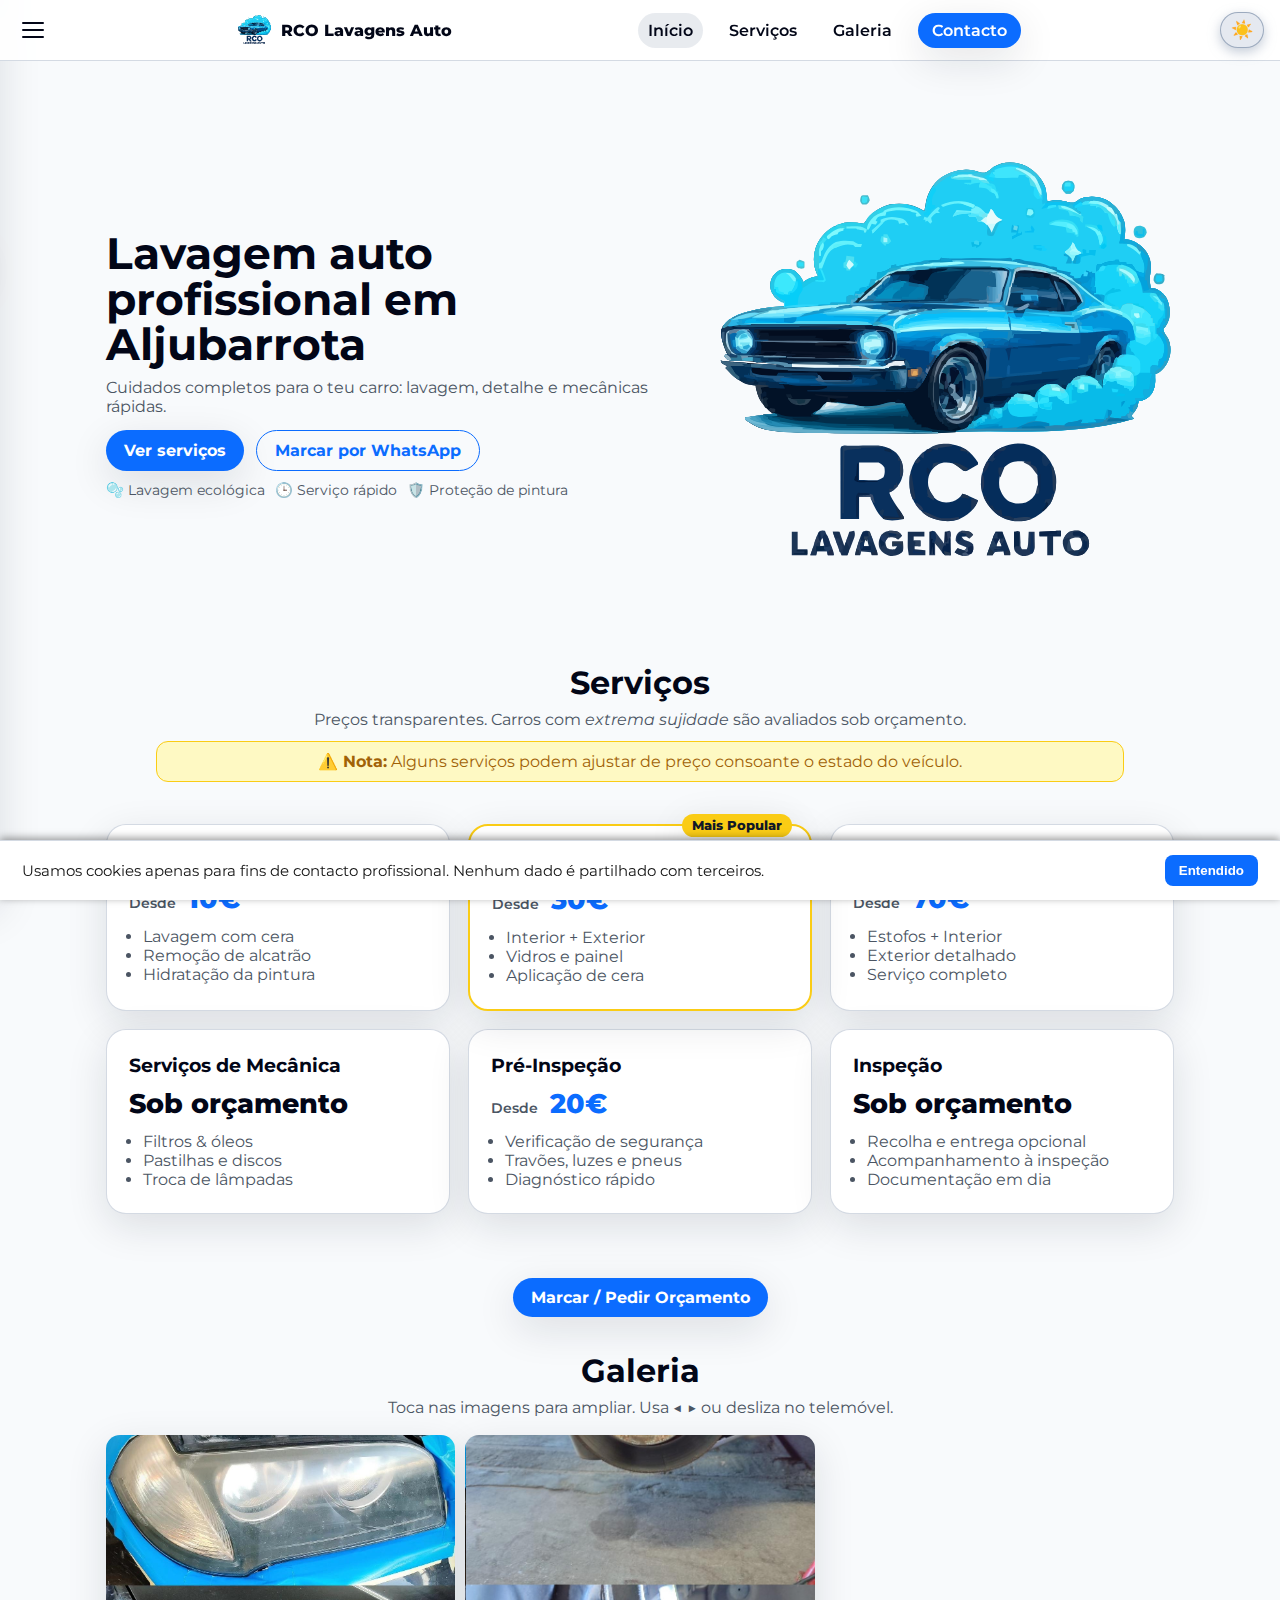
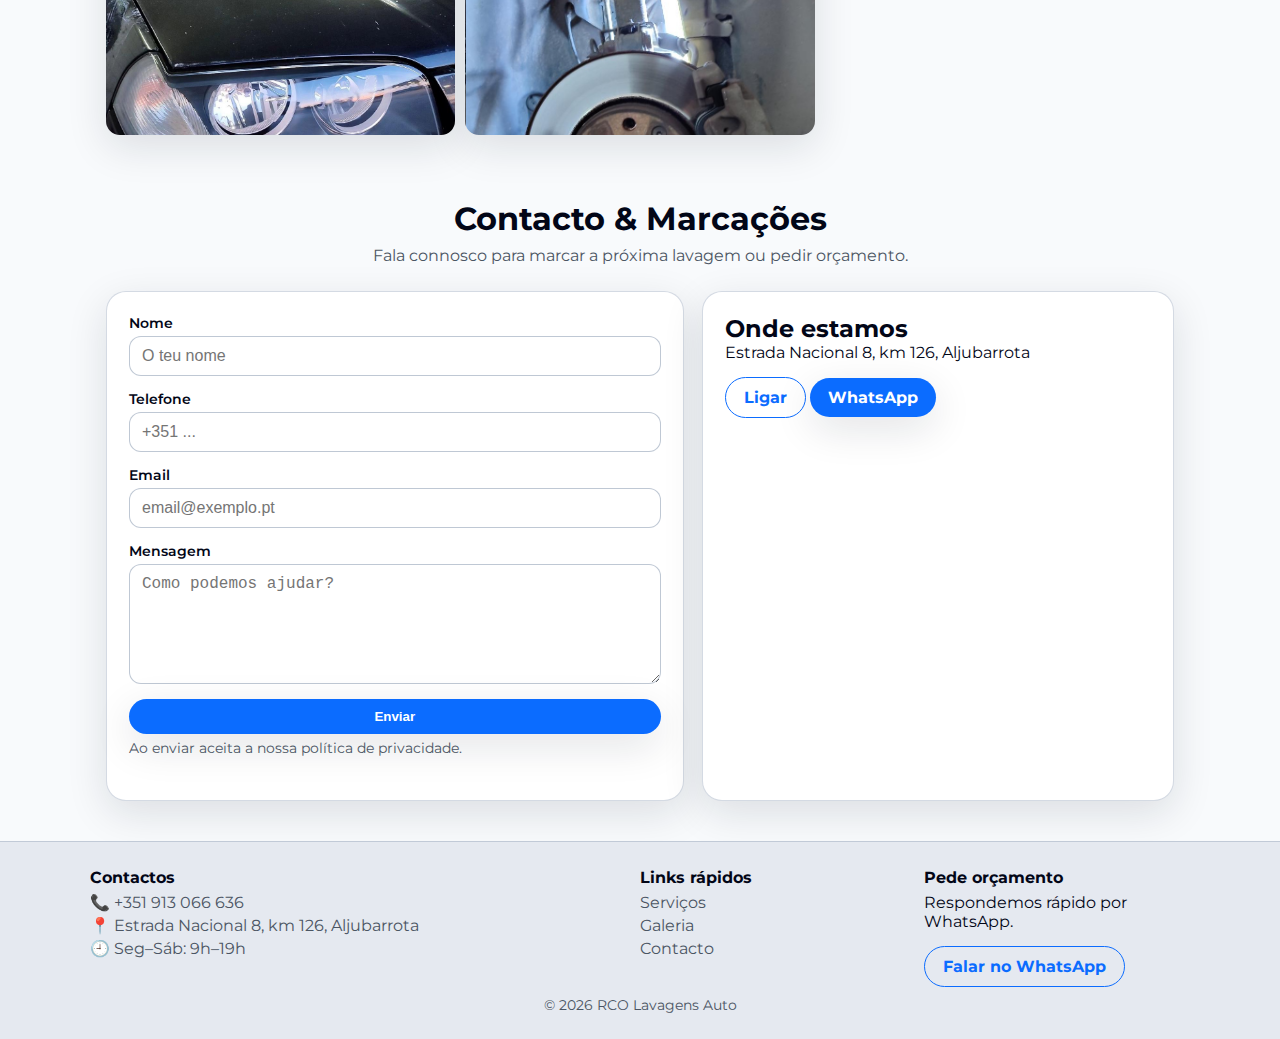
<file: index.html>
<!DOCTYPE html>
<html lang="pt-PT">

<head>
  <meta charset="UTF-8" />
  <meta name="viewport" content="width=device-width, initial-scale=1" />
  <meta name="theme-color" content="#0b6cff" />
  <link rel="icon" type="image/png" href="assets/img/logo.svg" />
  <title>RCO - Lavagens Auto</title>
  <meta name="description"
    content="Lavagem auto profissional em Aljubarrota. Lavagens completas, interiores, estofos e detalhes rápidos para o teu carro. Marca já a tua lavagem.">

  <!-- Open Graph / Facebook / WhatsApp -->
  <meta property="og:title" content="RCO Lavagens Auto · Lavagem auto profissional em Aljubarrota">
  <meta property="og:description"
    content="Lavagem auto profissional em Aljubarrota. Lavagens completas, interiores, estofos e detalhes rápidos para o teu carro.">
  <meta property="og:type" content="website">
  <meta property="og:url" content="https://alexfilipemb98.github.io/rco">
  <meta property="og:site_name" content="RCO Lavagens Auto">
  <meta property="og:image" content="https://alexfilipemb98.github.io/rco/img/logo.svg">
  <meta property="og:image:type" content="image/svg">
  <meta property="og:image:width" content="1200">
  <meta property="og:image:height" content="630">

  <!-- Twitter Card -->
  <meta name="twitter:card" content="summary_large_image">
  <meta name="twitter:title" content="RCO Lavagens Auto · Lavagem auto profissional em Aljubarrota">
  <meta name="twitter:description"
    content="Lavagem auto profissional em Aljubarrota. Lavagens completas, interiores, estofos e detalhes rápidos para o teu carro.">
  <meta name="twitter:image" content="https://alexfilipemb98.github.io/rco/assets/img/logo.svg">


  <link rel="stylesheet" href="assets/css/style.css?v=202511091954" />
  <link rel="preconnect" href="https://fonts.googleapis.com">
  <link rel="preconnect" href="https://fonts.gstatic.com" crossorigin>
  <link href="https://fonts.googleapis.com/css2?family=Montserrat:wght@400;600;800&display=swap" rel="stylesheet">
  <script defer src="assets/js/main.js?v=202511091954"></script>>
</head>

<body class="theme-dark layout">
  <header class="site-header">
    <button class="burger" id="burger" aria-label="Abrir menu" aria-controls="drawer" aria-expanded="false">
      <span></span><span></span><span></span>
    </button>
    <a class="brand" href="index.html">
      <img src="assets/img/logo.svg" alt="RCO Lavagens Auto" />
      <span>RCO Lavagens Auto</span>
    </a>
    <nav class="nav desktop">
      <a href="#inicio">Início</a>
      <a href="#servicos">Serviços</a>
      <a href="#galeria">Galeria</a>
      <a href="#contacto" class="btn">Contacto</a>
    </nav>
    <button id="themeToggle" class="theme-toggle" type="button" aria-label="Alternar tema">
      🌙
    </button>
  </header>

  <aside id="drawer" class="drawer" aria-hidden="true">
    <nav class="drawer-nav" style="margin-top: 75px;">
      <a href="#inicio">Início</a>
      <a href="#servicos">Serviços</a>
      <a href="#galeria">Galeria</a>
      <a href="#contacto" class="btn">Contacto</a>
    </nav>
  </aside>
  <div id="scrim" class="scrim" tabindex="-1" aria-hidden="true"></div>

  <main class="site-main">

    <section id="inicio" class="hero">
      <div class="hero-text reveal">
        <h1>Lavagem auto profissional em Aljubarrota</h1>
        <p>Cuidados completos para o teu carro: lavagem, detalhe e mecânicas rápidas.</p>
        <div class="hero-cta">
          <a class="btn" href="#servicos">Ver serviços</a>
          <a class="btn btn-outline" href="https://wa.me/351913066636" target="_blank">Marcar por WhatsApp</a>
        </div>
        <ul class="badges">
          <li>🫧 Lavagem ecológica</li>
          <li>🕒 Serviço rápido</li>
          <li>🛡️ Proteção de pintura</li>
        </ul>
      </div>
      <div class="hero-art reveal">
        <img src="assets/img/logo.svg" alt="Carro a brilhar" />
      </div>
    </section>

    <section id="servicos" class="page-hero">
      <h1>Serviços</h1>
      <p>Preços transparentes. Carros com <em>extrema sujidade</em> são avaliados sob orçamento.</p>
      <div class="notice"><strong>⚠️ Nota:</strong> Alguns serviços podem ajustar de preço consoante o estado do
        veículo.</div>
    </section>

    <section class="pricing-grid">
      <article class="pcard">
        <h3>Lavagem Exterior</h3>
        <p class="price"><span>Desde</span> 10€</p>
        <ul>
          <li>Lavagem com cera</li>
          <li>Remoção de alcatrão</li>
          <li>Hidratação da pintura</li>
        </ul>
      </article>
      <article class="pcard featured">
        <div class="badge">Mais Popular</div>
        <h3>Lavagem Completa</h3>
        <p class="price"><span>Desde</span> 30€</p>
        <ul>
          <li>Interior + Exterior</li>
          <li>Vidros e painel</li>
          <li>Aplicação de cera</li>
        </ul>
      </article>
      <article class="pcard">
        <h3>Lavagem Premium</h3>
        <p class="price"><span>Desde</span> 70€</p>
        <ul>
          <li>Estofos + Interior</li>
          <li>Exterior detalhado</li>
          <li>Serviço completo</li>
        </ul>
      </article>
      <article class="pcard">
        <h3>Serviços de Mecânica</h3>
        <p class="price alt">Sob orçamento</p>
        <ul>
          <li>Filtros & óleos</li>
          <li>Pastilhas e discos</li>
          <li>Troca de lâmpadas</li>
        </ul>
      </article>
      <article class="pcard">
        <h3>Pré-Inspeção</h3>
        <p class="price"><span>Desde</span> 20€</p>
        <ul>
          <li>Verificação de segurança</li>
          <li>Travões, luzes e pneus</li>
          <li>Diagnóstico rápido</li>
        </ul>
      </article>
      <article class="pcard">
        <h3>Inspeção</h3>
        <p class="price alt">Sob orçamento</p>
        <ul>
          <li>Recolha e entrega opcional</li>
          <li>Acompanhamento à inspeção</li>
          <li>Documentação em dia</li>
        </ul>
      </article>
    </section>

    <section class="page-hero small">
      <a class="btn" href="https://wa.me/351913066636" target="_blank" rel="noopener">Marcar / Pedir Orçamento</a>
    </section>

    <section id="galeria" class="page-hero small">
      <h1>Galeria</h1>
      <p>Toca nas imagens para ampliar. Usa ◀ ▶ ou desliza no telemóvel.</p>
    </section>
    <section class="gallery-grid">
      <img data-gallery src="assets/img/gal7.jpg" alt="Polimento de faróis" />
      <img data-gallery src="assets/img/gal8.jpg" alt="Troca de pastilhas" />
    </section>
    <div id="lightbox" class="lightbox" aria-hidden="true">
      <button class="lb-close" aria-label="Fechar">✕</button>
      <button class="lb-prev" aria-label="Anterior">‹</button>
      <img class="lb-img" alt="" />
      <button class="lb-next" aria-label="Seguinte">›</button>
    </div>

    <section id="contacto" class="page-hero small">
      <h1>Contacto & Marcações</h1>
      <p>Fala connosco para marcar a próxima lavagem ou pedir orçamento.</p>
    </section>
    <section class="grid-2">
      <form class="form card" action="https://formspree.io/f/your-id" method="POST">
        <div class="fields">
          <label>Nome <input required name="nome" type="text" placeholder="O teu nome" /></label>
          <label>Telefone <input required name="telefone" type="tel" placeholder="+351 ..." /></label>
          <label>Email <input name="email" type="email" placeholder="email@exemplo.pt" /></label>
          <label>Mensagem <textarea name="mensagem" rows="4" placeholder="Como podemos ajudar?"></textarea></label>
        </div>
        <button class="btn" type="submit">Enviar</button>
        <p class="form-note">Ao enviar aceita a nossa <a href="#">política de privacidade</a>.</p>
      </form>
      <div class="card info">
        <h2>Onde estamos</h2>
        <p>Estrada Nacional 8, km 126, Aljubarrota</p>
        <p style="margin-top: 15px;">
          <a href="tel:+351913066636" class="btn btn-outline">Ligar</a> <a href="https://wa.me/351913066636" class="btn"
            target="_blank" rel="noopener">WhatsApp</a>
        </p>
        <div class="map-embed">
          <iframe title="Mapa" loading="lazy" referrerpolicy="no-referrer-when-downgrade"
            src="https://www.google.com/maps?q=Aljubarrota&output=embed"></iframe>
        </div>
      </div>
    </section>

  </main>
  <footer class="site-footer">
    <div class="footer-inner">
      <div>
        <h4>Contactos</h4>
        <ul>
          <li>📞 <a href="tel:+351913066636">+351 913 066 636</a></li>
          <li>📍 Estrada Nacional 8, km 126, Aljubarrota</li>
          <li>🕘 Seg–Sáb: 9h–19h</li>
        </ul>
      </div>
      <div>
        <h4>Links rápidos</h4>
        <ul>
          <li><a href="#servicos">Serviços</a></li>
          <li><a href="#galeria">Galeria</a></li>
          <li><a href="#contacto">Contacto</a></li>
        </ul>
      </div>
      <div class="footer-cta">
        <h4>Pede orçamento</h4>
        <p>Responde­mos rápido por WhatsApp.</p>
        <a class="btn btn-outline" style="margin-top: 15px;" href="https://wa.me/351913066636" target="_blank"
          rel="noopener">Falar no WhatsApp</a>
      </div>
    </div>
    <p class="copy">© <span id="year"></span> RCO Lavagens Auto</p>
  </footer>
  <div class="bubbles" aria-hidden="true"></div>

  <div id="cookieBanner" class="cookie-banner" role="dialog" aria-label="Aviso de cookies">
    <p>Usamos cookies apenas para fins de contacto profissional. Nenhum dado é partilhado com terceiros.</p>
    <button id="acceptCookies">Entendido</button>
  </div>

</body>

</html>
</file>
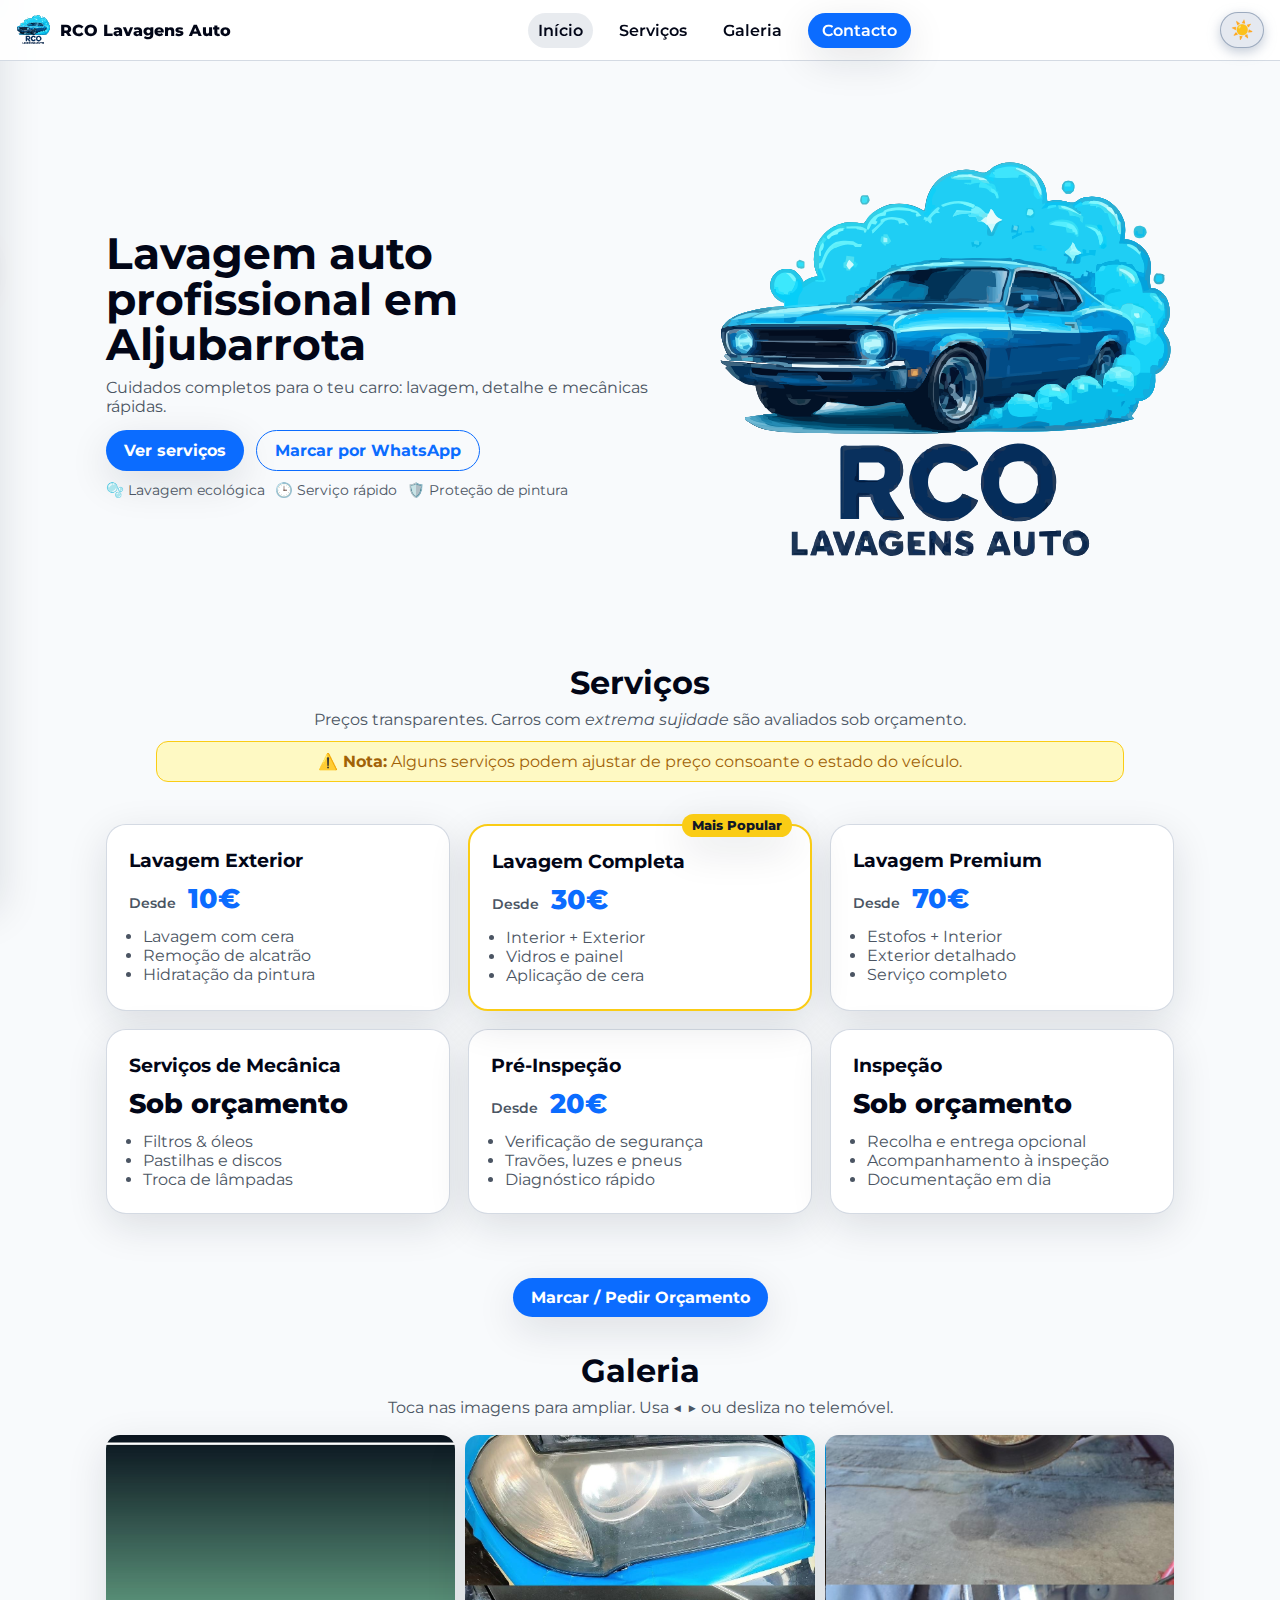
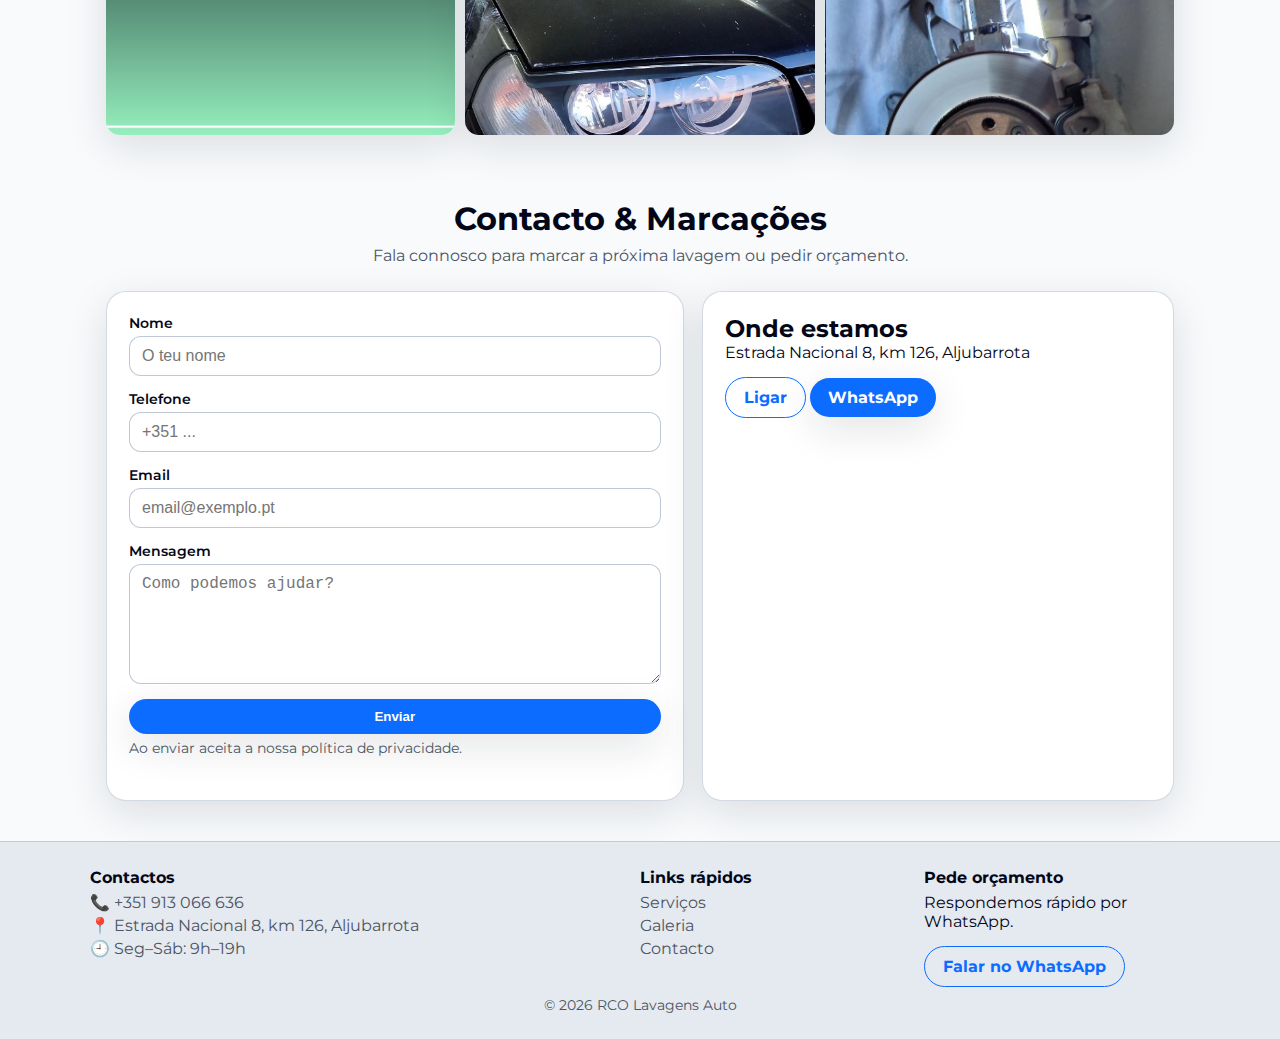
<file: V2/index.html>
<!DOCTYPE html>
<html lang="pt-PT">

<head>
  <meta charset="UTF-8" />
  <meta name="viewport" content="width=device-width, initial-scale=1" />
  <meta name="theme-color" content="#0b6cff" />
  <title>RCO - Lavagens Auto</title>
  <link rel="stylesheet" href="assets/css/style.css" />
  <link rel="preconnect" href="https://fonts.googleapis.com">
  <link rel="preconnect" href="https://fonts.gstatic.com" crossorigin>
  <link href="https://fonts.googleapis.com/css2?family=Montserrat:wght@400;600;800&display=swap" rel="stylesheet">
 <script defer src="assets/js/main.js?v=2"></script>>
  <link rel="icon" type="image/png" href="assets/img/logo.svg" />
</head>

<body class="theme-dark layout">
  <header class="site-header">
    <button class="burger" id="burger" aria-label="Abrir menu" aria-controls="drawer" aria-expanded="false">
      <span></span><span></span><span></span>
    </button>
    <a class="brand" href="index.html">
      <img src="assets/img/logo.svg" alt="RCO Lavagens Auto" />
      <span>RCO Lavagens Auto</span>
    </a>
    <nav class="nav desktop">
      <a href="#inicio">Início</a>
      <a href="#servicos">Serviços</a>
      <a href="#galeria">Galeria</a>
      <a href="#contacto" class="btn">Contacto</a>
    </nav>
    <button id="themeToggle" class="theme-toggle" type="button" aria-label="Alternar tema">
      🌙
    </button>
  </header>

  <aside id="drawer" class="drawer" aria-hidden="true">
    <nav class="drawer-nav" style="margin-top: 75px;">
      <a href="#inicio">Início</a>
      <a href="#servicos">Serviços</a>
      <a href="#galeria">Galeria</a>
      <a href="#contacto" class="btn">Contacto</a>
    </nav>
  </aside>
  <div id="scrim" class="scrim" tabindex="-1" aria-hidden="true"></div>

  <main class="site-main">

    <section id="inicio" class="hero">
      <div class="hero-text reveal">
        <h1>Lavagem auto profissional em Aljubarrota</h1>
        <p>Cuidados completos para o teu carro: lavagem, detalhe e mecânicas rápidas.</p>
        <div class="hero-cta">
          <a class="btn" href="#servicos">Ver serviços</a>
          <a class="btn btn-outline" href="https://wa.me/351913066636" target="_blank">Marcar por WhatsApp</a>
        </div>
        <ul class="badges">
          <li>🫧 Lavagem ecológica</li>
          <li>🕒 Serviço rápido</li>
          <li>🛡️ Proteção de pintura</li>
        </ul>
      </div>
      <div class="hero-art reveal">
        <img src="assets/img/logo.svg" alt="Carro a brilhar" />
      </div>
    </section>

    <section id="servicos" class="page-hero">
      <h1>Serviços</h1>
      <p>Preços transparentes. Carros com <em>extrema sujidade</em> são avaliados sob orçamento.</p>
      <div class="notice"><strong>⚠️ Nota:</strong> Alguns serviços podem ajustar de preço consoante o estado do
        veículo.</div>
    </section>

    <section class="pricing-grid">
      <article class="pcard">
        <h3>Lavagem Exterior</h3>
        <p class="price"><span>Desde</span> 10€</p>
        <ul>
          <li>Lavagem com cera</li>
          <li>Remoção de alcatrão</li>
          <li>Hidratação da pintura</li>
        </ul>
      </article>
      <article class="pcard featured">
        <div class="badge">Mais Popular</div>
        <h3>Lavagem Completa</h3>
        <p class="price"><span>Desde</span> 30€</p>
        <ul>
          <li>Interior + Exterior</li>
          <li>Vidros e painel</li>
          <li>Aplicação de cera</li>
        </ul>
      </article>
      <article class="pcard">
        <h3>Lavagem Premium</h3>
        <p class="price"><span>Desde</span> 70€</p>
        <ul>
          <li>Estofos + Interior</li>
          <li>Exterior detalhado</li>
          <li>Serviço completo</li>
        </ul>
      </article>
      <article class="pcard">
        <h3>Serviços de Mecânica</h3>
        <p class="price alt">Sob orçamento</p>
        <ul>
          <li>Filtros & óleos</li>
          <li>Pastilhas e discos</li>
          <li>Troca de lâmpadas</li>
        </ul>
      </article>
      <article class="pcard">
        <h3>Pré-Inspeção</h3>
        <p class="price"><span>Desde</span> 20€</p>
        <ul>
          <li>Verificação de segurança</li>
          <li>Travões, luzes e pneus</li>
          <li>Diagnóstico rápido</li>
        </ul>
      </article>
      <article class="pcard">
        <h3>Inspeção</h3>
        <p class="price alt">Sob orçamento</p>
        <ul>
          <li>Recolha e entrega opcional</li>
          <li>Acompanhamento à inspeção</li>
          <li>Documentação em dia</li>
        </ul>
      </article>
    </section>

    <section class="page-hero small">
      <a class="btn" href="https://wa.me/351913066636" target="_blank" rel="noopener">Marcar / Pedir Orçamento</a>
    </section>

    <section id="galeria" class="page-hero small">
      <h1>Galeria</h1>
      <p>Toca nas imagens para ampliar. Usa ◀ ▶ ou desliza no telemóvel.</p>
    </section>
    <section class="gallery-grid">
      <img data-gallery src="assets/img/gal6.jpg" alt="Polimento de faróis" />
      <img data-gallery src="assets/img/gal7.jpg" alt="Polimento de faróis" />
      <img data-gallery src="assets/img/gal8.jpg" alt="Troca de pastilhas" />
    </section>
    <div id="lightbox" class="lightbox" aria-hidden="true">
      <button class="lb-close" aria-label="Fechar">✕</button>
      <button class="lb-prev" aria-label="Anterior">‹</button>
      <img class="lb-img" alt="" />
      <button class="lb-next" aria-label="Seguinte">›</button>
    </div>

    <section id="contacto" class="page-hero small">
      <h1>Contacto & Marcações</h1>
      <p>Fala connosco para marcar a próxima lavagem ou pedir orçamento.</p>
    </section>
    <section class="grid-2">
      <form class="form card" action="https://formspree.io/f/your-id" method="POST">
        <div class="fields">
          <label>Nome <input required name="nome" type="text" placeholder="O teu nome" /></label>
          <label>Telefone <input required name="telefone" type="tel" placeholder="+351 ..." /></label>
          <label>Email <input name="email" type="email" placeholder="email@exemplo.pt" /></label>
          <label>Mensagem <textarea name="mensagem" rows="4" placeholder="Como podemos ajudar?"></textarea></label>
        </div>
        <button class="btn" type="submit">Enviar</button>
        <p class="form-note">Ao enviar aceita a nossa <a href="#">política de privacidade</a>.</p>
      </form>
      <div class="card info">
        <h2>Onde estamos</h2>
        <p>Estrada Nacional 8, km 126, Aljubarrota</p>
        <p style="margin-top: 15px;">
          <a href="tel:+351913066636" class="btn btn-outline">Ligar</a> <a href="https://wa.me/351913066636" class="btn"
            target="_blank" rel="noopener">WhatsApp</a>
        </p>
        <div class="map-embed">
          <iframe title="Mapa" loading="lazy" referrerpolicy="no-referrer-when-downgrade"
            src="https://www.google.com/maps?q=Aljubarrota&output=embed"></iframe>
        </div>
      </div>
    </section>

  </main>
  <footer class="site-footer">
    <div class="footer-inner">
      <div>
        <h4>Contactos</h4>
        <ul>
          <li>📞 <a href="tel:+351913066636">+351 913 066 636</a></li>
          <li>📍 Estrada Nacional 8, km 126, Aljubarrota</li>
          <li>🕘 Seg–Sáb: 9h–19h</li>
        </ul>
      </div>
      <div>
        <h4>Links rápidos</h4>
        <ul>
          <li><a href="#servicos">Serviços</a></li>
          <li><a href="#galeria">Galeria</a></li>
          <li><a href="#contacto">Contacto</a></li>
        </ul>
      </div>
      <div class="footer-cta">
        <h4>Pede orçamento</h4>
        <p>Responde­mos rápido por WhatsApp.</p>
        <a class="btn btn-outline" style="margin-top: 15px;" href="https://wa.me/351913066636" target="_blank"
          rel="noopener">Falar no WhatsApp</a>
      </div>
    </div>
    <p class="copy">© <span id="year"></span> RCO Lavagens Auto</p>
  </footer>
  <div class="bubbles" aria-hidden="true"></div>
</body>

</html>
</file>
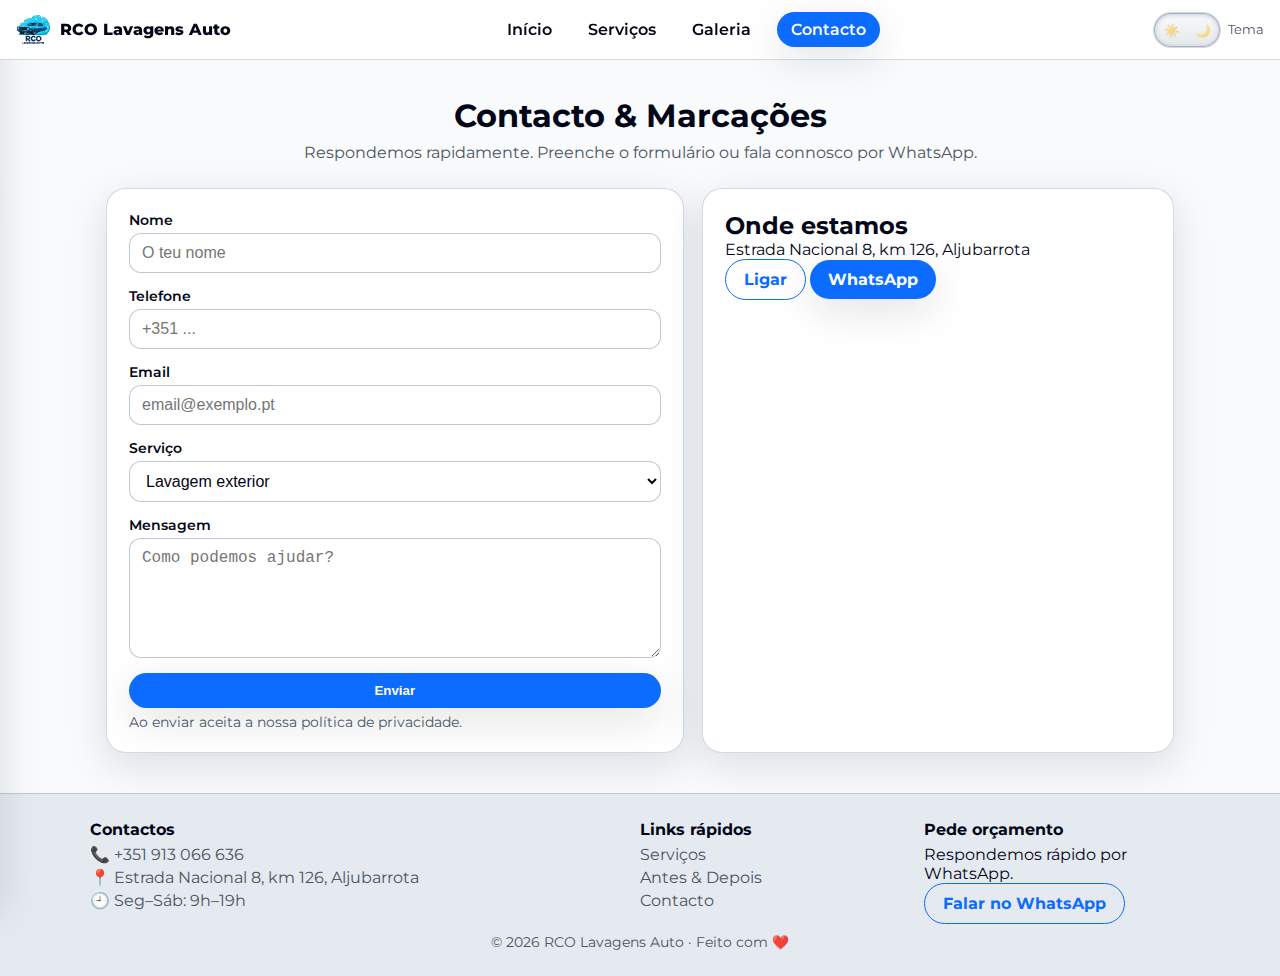
<file: V2/contacto.html>
<!DOCTYPE html>
<html lang="pt-PT">
<head>
  <meta charset="UTF-8" />
  <meta name="viewport" content="width=device-width, initial-scale=1" />
  <meta name="theme-color" content="#0b6cff" />
  <title>Contacto · RCO Lavagens Auto</title>
  <link rel="stylesheet" href="assets/css/style.css" />
  <link rel="preconnect" href="https://fonts.googleapis.com">
  <link rel="preconnect" href="https://fonts.gstatic.com" crossorigin>
  <link href="https://fonts.googleapis.com/css2?family=Montserrat:wght@400;600;800&display=swap" rel="stylesheet">
  <script defer src="assets/js/main.js"></script>
</head>
<body class="theme-auto layout">
  <header class="site-header">
    <button class="burger" id="burger" aria-label="Abrir menu" aria-controls="drawer" aria-expanded="false">
      <span></span><span></span><span></span>
    </button>
    <a class="brand" href="index.html" aria-label="RCO Lavagens Auto">
      <img src="assets/img/logo.svg" alt="RCO Lavagens Auto" />
      <span>RCO Lavagens Auto</span>
    </a>
    <nav class="nav desktop"><a href="index.html">Início</a><a href="servicos.html">Serviços</a><a href="galeria.html">Galeria</a><a href="contacto.html" class="btn">Contacto</a></nav>
    <label class="switch" title="Alternar tema">
      <input type="checkbox" id="themeSwitch" aria-label="Alternar tema">
      <span class="slider">
        <span class="i sun" aria-hidden="true">☀️</span>
        <span class="i moon" aria-hidden="true">🌙</span>
      </span>
      <span class="switch-label" aria-hidden="true">Tema</span>
    </label>
  </header>
  <aside id="drawer" class="drawer" aria-hidden="true">
    <nav class="drawer-nav"><a href="index.html">Início</a><a href="servicos.html">Serviços</a><a href="galeria.html">Galeria</a><a href="contacto.html" class="btn">Contacto</a></nav>
  </aside>
  <div id="scrim" class="scrim" tabindex="-1" aria-hidden="true"></div>
  <main class="site-main">
<section class="page-hero small">
    <h1>Contacto & Marcações</h1>
    <p>Responde­mos rapidamente. Preenche o formulário ou fala connosco por WhatsApp.</p>
  </section>
  <section class="grid-2 reveal">
    <form class="form card" action="https://formspree.io/f/your-id" method="POST">
      <div class="fields">
        <label>Nome <input required name="nome" type="text" placeholder="O teu nome" /></label>
        <label>Telefone <input required name="telefone" type="tel" placeholder="+351 ..." /></label>
        <label>Email <input name="email" type="email" placeholder="email@exemplo.pt" /></label>
        <label>Serviço
          <select name="servico">
            <option>Lavagem exterior</option>
            <option>Lavagem interior</option>
            <option>Completa (int/ext/estofos)</option>
            <option>Hidratação pele</option>
            <option>Mecânicas rápidas</option>
            <option>Outro</option>
          </select>
        </label>
        <label>Mensagem <textarea name="mensagem" rows="4" placeholder="Como podemos ajudar?"></textarea></label>
      </div>
      <button class="btn" type="submit">Enviar</button>
      <p class="form-note">Ao enviar aceita a nossa <a href="#">política de privacidade</a>.</p>
    </form>
    <div class="card info">
      <h2>Onde estamos</h2>
      <p>Estrada Nacional 8, km 126, Aljubarrota</p>
      <p><a href="tel:+351913066636" class="btn btn-outline">Ligar</a> <a href="https://wa.me/351913066636" class="btn" target="_blank" rel="noopener">WhatsApp</a></p>
      <div class="map-embed">
        <iframe title="Mapa" loading="lazy" referrerpolicy="no-referrer-when-downgrade"
          src="https://www.google.com/maps?q=Aljubarrota&output=embed"></iframe>
      </div>
    </div>
  </section>

  
  </main>
  <footer class="site-footer">
    <div class="footer-inner">
      <div>
        <h4>Contactos</h4>
        <ul>
          <li>📞 <a href="tel:+351913066636">+351 913 066 636</a></li>
          <li>📍 Estrada Nacional 8, km 126, Aljubarrota</li>
          <li>🕘 Seg–Sáb: 9h–19h</li>
        </ul>
      </div>
      <div>
        <h4>Links rápidos</h4>
        <ul>
          <li></li>
          <li><a href="servicos.html">Serviços</a></li>
          <li><a href="galeria.html">Antes & Depois</a></li>
          <li><a href="contacto.html">Contacto</a></li>
        </ul>
      </div>
      <div class="footer-cta">
        <h4>Pede orçamento</h4>
        <p>Responde­mos rápido por WhatsApp.</p>
        <a class="btn btn-outline" href="https://wa.me/351913066636" target="_blank" rel="noopener">Falar no WhatsApp</a>
      </div>
    </div>
    <p class="copy">© <span id="year"></span> RCO Lavagens Auto · Feito com ❤️</p>
  </footer>
  <div class="bubbles" aria-hidden="true"></div>
</body>
</html>
</file>
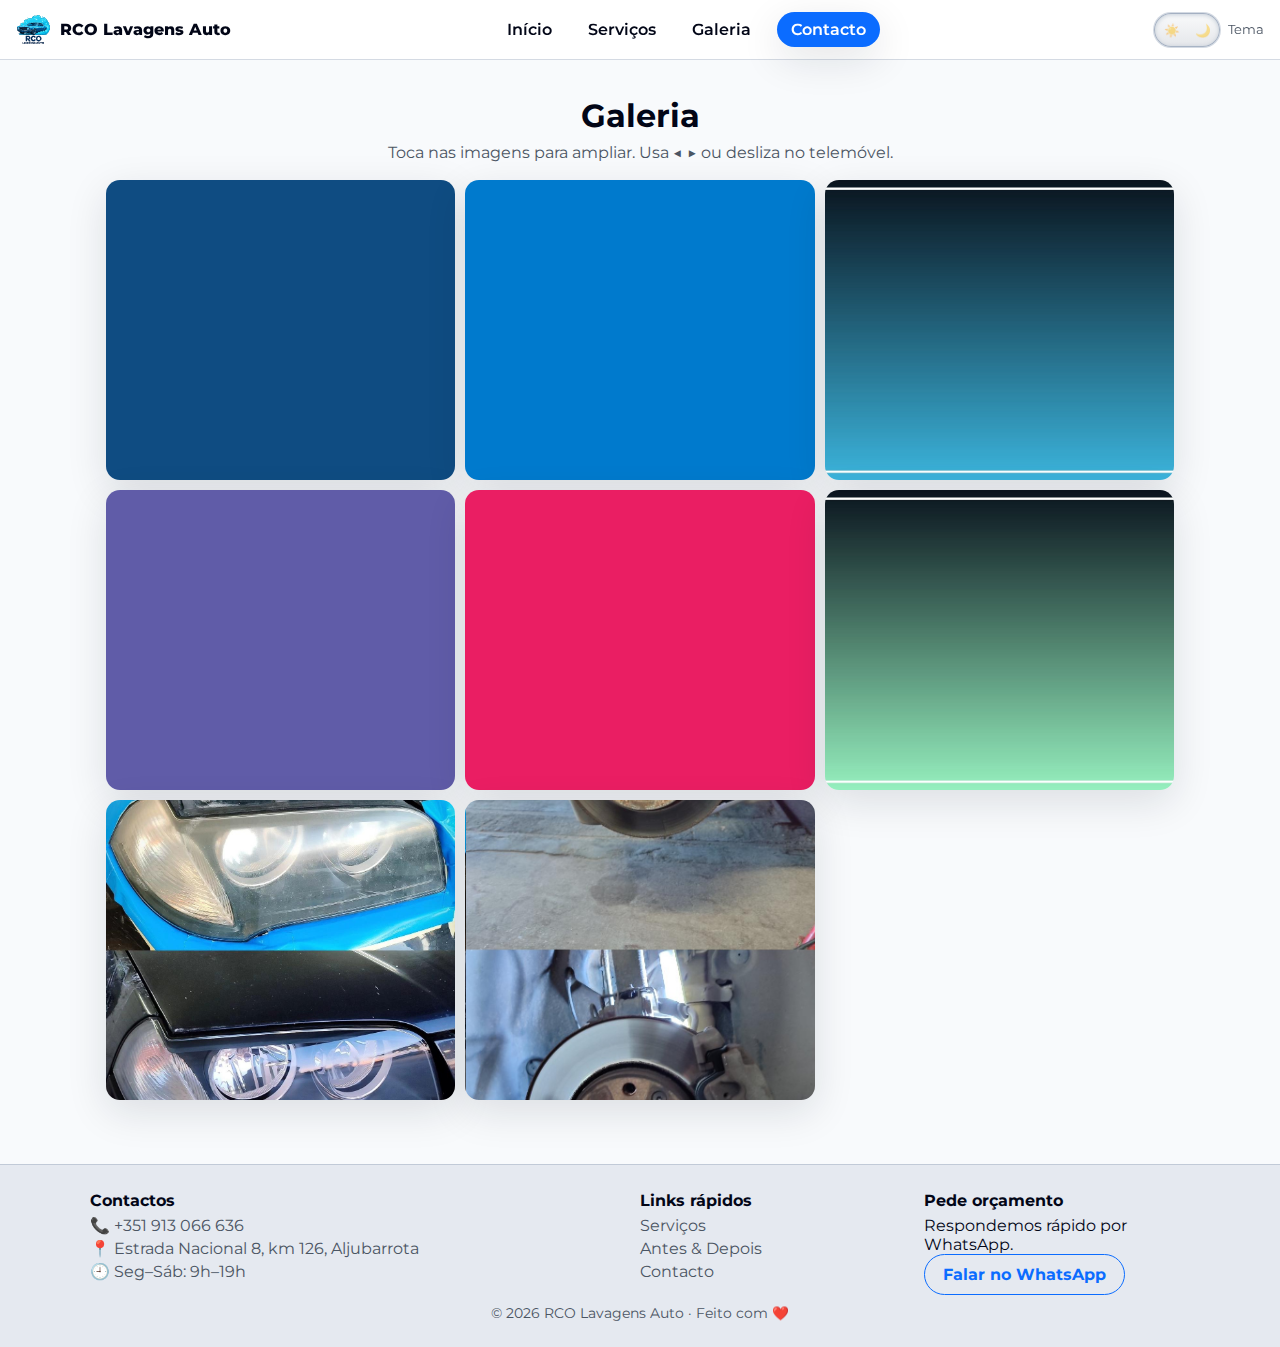
<file: V2/galeria.html>
<!DOCTYPE html>
<html lang="pt-PT">
<head>
  <meta charset="UTF-8" />
  <meta name="viewport" content="width=device-width, initial-scale=1" />
  <meta name="theme-color" content="#0b6cff" />
  <title>Galeria · RCO Lavagens Auto</title>
  <link rel="stylesheet" href="assets/css/style.css" />
  <link rel="preconnect" href="https://fonts.googleapis.com">
  <link rel="preconnect" href="https://fonts.gstatic.com" crossorigin>
  <link href="https://fonts.googleapis.com/css2?family=Montserrat:wght@400;600;800&display=swap" rel="stylesheet">
  <script defer src="assets/js/main.js"></script>
</head>
<body class="theme-auto layout">
  <header class="site-header">
    <button class="burger" id="burger" aria-label="Abrir menu" aria-controls="drawer" aria-expanded="false">
      <span></span><span></span><span></span>
    </button>
    <a class="brand" href="index.html" aria-label="RCO Lavagens Auto">
      <img src="assets/img/logo.svg" alt="RCO Lavagens Auto" />
      <span>RCO Lavagens Auto</span>
    </a>
    <nav class="nav desktop"><a href="index.html">Início</a><a href="servicos.html">Serviços</a><a href="galeria.html">Galeria</a><a href="contacto.html" class="btn">Contacto</a></nav>
    <label class="switch" title="Alternar tema">
      <input type="checkbox" id="themeSwitch" aria-label="Alternar tema">
      <span class="slider">
        <span class="i sun" aria-hidden="true">☀️</span>
        <span class="i moon" aria-hidden="true">🌙</span>
      </span>
      <span class="switch-label" aria-hidden="true">Tema</span>
    </label>
  </header>
  <main class="site-main">
    <section class="page-hero small">
      <h1>Galeria</h1>
      <p>Toca nas imagens para ampliar. Usa ◀ ▶ ou desliza no telemóvel.</p>
    </section>
    <section class="gallery-grid">
      <img data-gallery src="assets/img/gal1.jpg" alt="Trabalho 1" />
      <img data-gallery src="assets/img/gal2.jpg" alt="Trabalho 2" />
      <img data-gallery src="assets/img/gal3.jpg" alt="Trabalho 3" />
      <img data-gallery src="assets/img/gal4.jpg" alt="Trabalho 4" />
      <img data-gallery src="assets/img/gal5.jpg" alt="Trabalho 5" />
      <img data-gallery src="assets/img/gal6.jpg" alt="Trabalho 6" />
      <img data-gallery src="assets/img/gal7.jpg" alt="Polimento de faróis" />
      <img data-gallery src="assets/img/gal8.jpg" alt="Troca de pastilhas" />
    </section>
    <div id="lightbox" class="lightbox" aria-hidden="true">
      <button class="lb-close" aria-label="Fechar">✕</button>
      <button class="lb-prev" aria-label="Anterior">‹</button>
      <img class="lb-img" alt="" />
      <button class="lb-next" aria-label="Seguinte">›</button>
    </div>
  </main>
<footer class="site-footer">
    <div class="footer-inner">
      <div>
        <h4>Contactos</h4>
        <ul>
          <li>📞 <a href="tel:+351913066636">+351 913 066 636</a></li>
          <li>📍 Estrada Nacional 8, km 126, Aljubarrota</li>
          <li>🕘 Seg–Sáb: 9h–19h</li>
        </ul>
      </div>
      <div>
        <h4>Links rápidos</h4>
        <ul>
          <li></li>
          <li><a href="servicos.html">Serviços</a></li>
          <li><a href="galeria.html">Antes & Depois</a></li>
          <li><a href="contacto.html">Contacto</a></li>
        </ul>
      </div>
      <div class="footer-cta">
        <h4>Pede orçamento</h4>
        <p>Responde­mos rápido por WhatsApp.</p>
        <a class="btn btn-outline" href="https://wa.me/351913066636" target="_blank" rel="noopener">Falar no WhatsApp</a>
      </div>
    </div>
    <p class="copy">© <span id="year"></span> RCO Lavagens Auto · Feito com ❤️</p>
  </footer>
  <div class="bubbles" aria-hidden="true"></div>
</body>
</html>
</file>
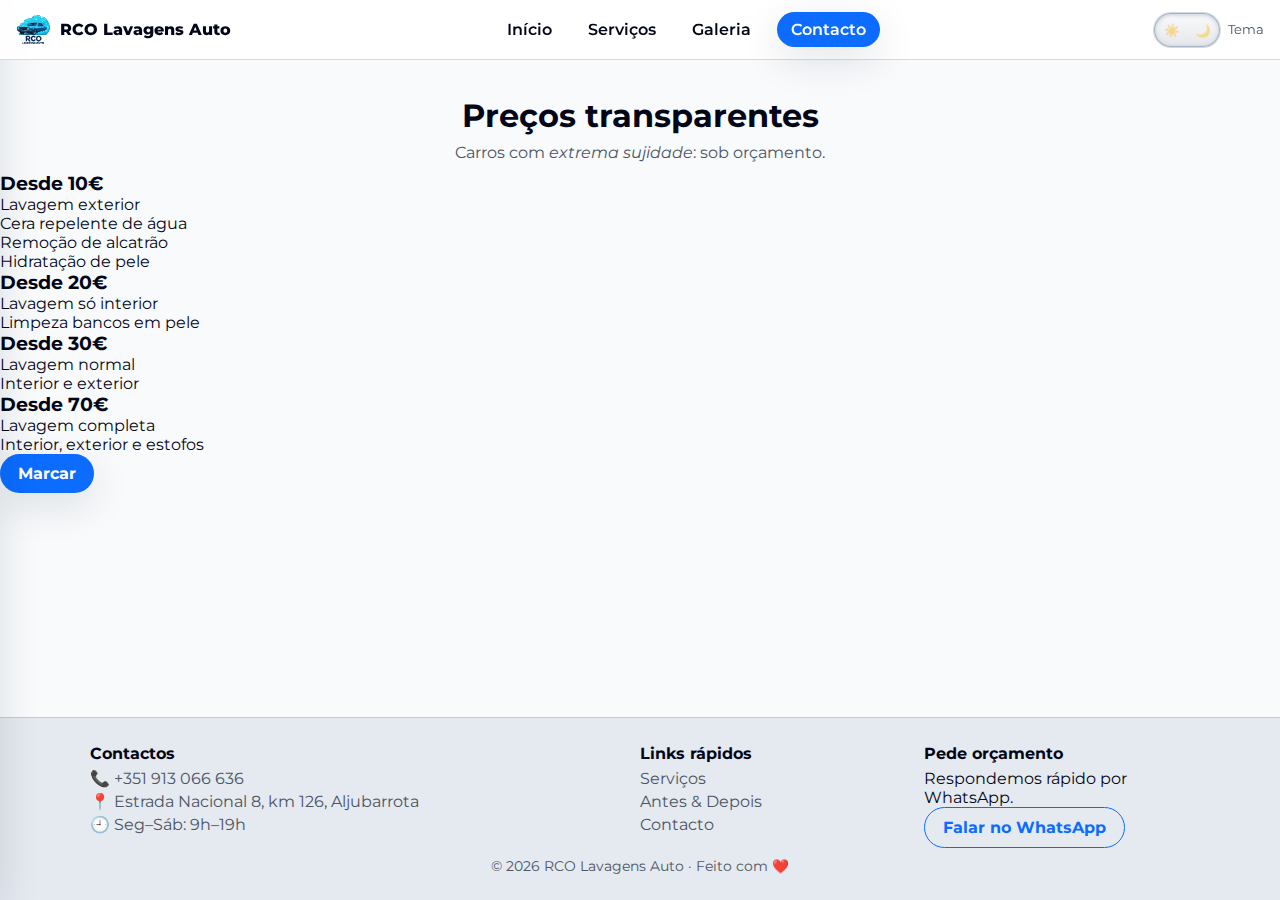
<file: V2/precos.html>
<!DOCTYPE html>
<html lang="pt-PT">
<head>
  <meta charset="UTF-8" />
  <meta name="viewport" content="width=device-width, initial-scale=1" />
  <meta name="theme-color" content="#0b6cff" />
  <title>Precos · RCO Lavagens Auto</title>
  <link rel="stylesheet" href="assets/css/style.css" />
  <link rel="preconnect" href="https://fonts.googleapis.com">
  <link rel="preconnect" href="https://fonts.gstatic.com" crossorigin>
  <link href="https://fonts.googleapis.com/css2?family=Montserrat:wght@400;600;800&display=swap" rel="stylesheet">
  <script defer src="assets/js/main.js"></script>
</head>
<body class="theme-auto layout">
  <header class="site-header">
    <button class="burger" id="burger" aria-label="Abrir menu" aria-controls="drawer" aria-expanded="false">
      <span></span><span></span><span></span>
    </button>
    <a class="brand" href="index.html" aria-label="RCO Lavagens Auto">
      <img src="assets/img/logo.svg" alt="RCO Lavagens Auto" />
      <span>RCO Lavagens Auto</span>
    </a>
    <nav class="nav desktop"><a href="index.html">Início</a><a href="servicos.html">Serviços</a><a href="galeria.html">Galeria</a><a href="contacto.html" class="btn">Contacto</a></nav>
    <label class="switch" title="Alternar tema">
      <input type="checkbox" id="themeSwitch" aria-label="Alternar tema">
      <span class="slider">
        <span class="i sun" aria-hidden="true">☀️</span>
        <span class="i moon" aria-hidden="true">🌙</span>
      </span>
      <span class="switch-label" aria-hidden="true">Tema</span>
    </label>
  </header>
  <aside id="drawer" class="drawer" aria-hidden="true">
    <nav class="drawer-nav"><a href="index.html">Início</a><a href="servicos.html">Serviços</a><a href="galeria.html">Galeria</a><a href="contacto.html" class="btn">Contacto</a></nav>
  </aside>
  <div id="scrim" class="scrim" tabindex="-1" aria-hidden="true"></div>
  <main class="site-main">
<section class="page-hero small">
    <h1>Preços transparentes</h1>
    <p>Carros com <em>extrema sujidade</em>: sob orçamento.</p>
  </section>
  <section class="pricing reveal">
    <article class="price-card">
      <h3>Desde 10€</h3>
      <ul><li>Lavagem exterior</li><li>Cera repelente de água</li><li>Remoção de alcatrão</li><li>Hidratação de pele</li></ul>
    </article>
    <article class="price-card">
      <h3>Desde 20€</h3>
      <ul><li>Lavagem só interior</li><li>Limpeza bancos em pele</li></ul>
    </article>
    <article class="price-card">
      <h3>Desde 30€</h3>
      <ul><li>Lavagem normal</li><li>Interior e exterior</li></ul>
    </article>
    <article class="price-card featured">
      <h3>Desde 70€</h3>
      <ul><li>Lavagem completa</li><li>Interior, exterior e estofos</li></ul>
      <a class="btn" href="contacto.html">Marcar</a>
    </article>
  </section>

  
  </main>
  <footer class="site-footer">
    <div class="footer-inner">
      <div>
        <h4>Contactos</h4>
        <ul>
          <li>📞 <a href="tel:+351913066636">+351 913 066 636</a></li>
          <li>📍 Estrada Nacional 8, km 126, Aljubarrota</li>
          <li>🕘 Seg–Sáb: 9h–19h</li>
        </ul>
      </div>
      <div>
        <h4>Links rápidos</h4>
        <ul>
          <li></li>
          <li><a href="servicos.html">Serviços</a></li>
          <li><a href="galeria.html">Antes & Depois</a></li>
          <li><a href="contacto.html">Contacto</a></li>
        </ul>
      </div>
      <div class="footer-cta">
        <h4>Pede orçamento</h4>
        <p>Responde­mos rápido por WhatsApp.</p>
        <a class="btn btn-outline" href="https://wa.me/351913066636" target="_blank" rel="noopener">Falar no WhatsApp</a>
      </div>
    </div>
    <p class="copy">© <span id="year"></span> RCO Lavagens Auto · Feito com ❤️</p>
  </footer>
  <div class="bubbles" aria-hidden="true"></div>
</body>
</html>
</file>
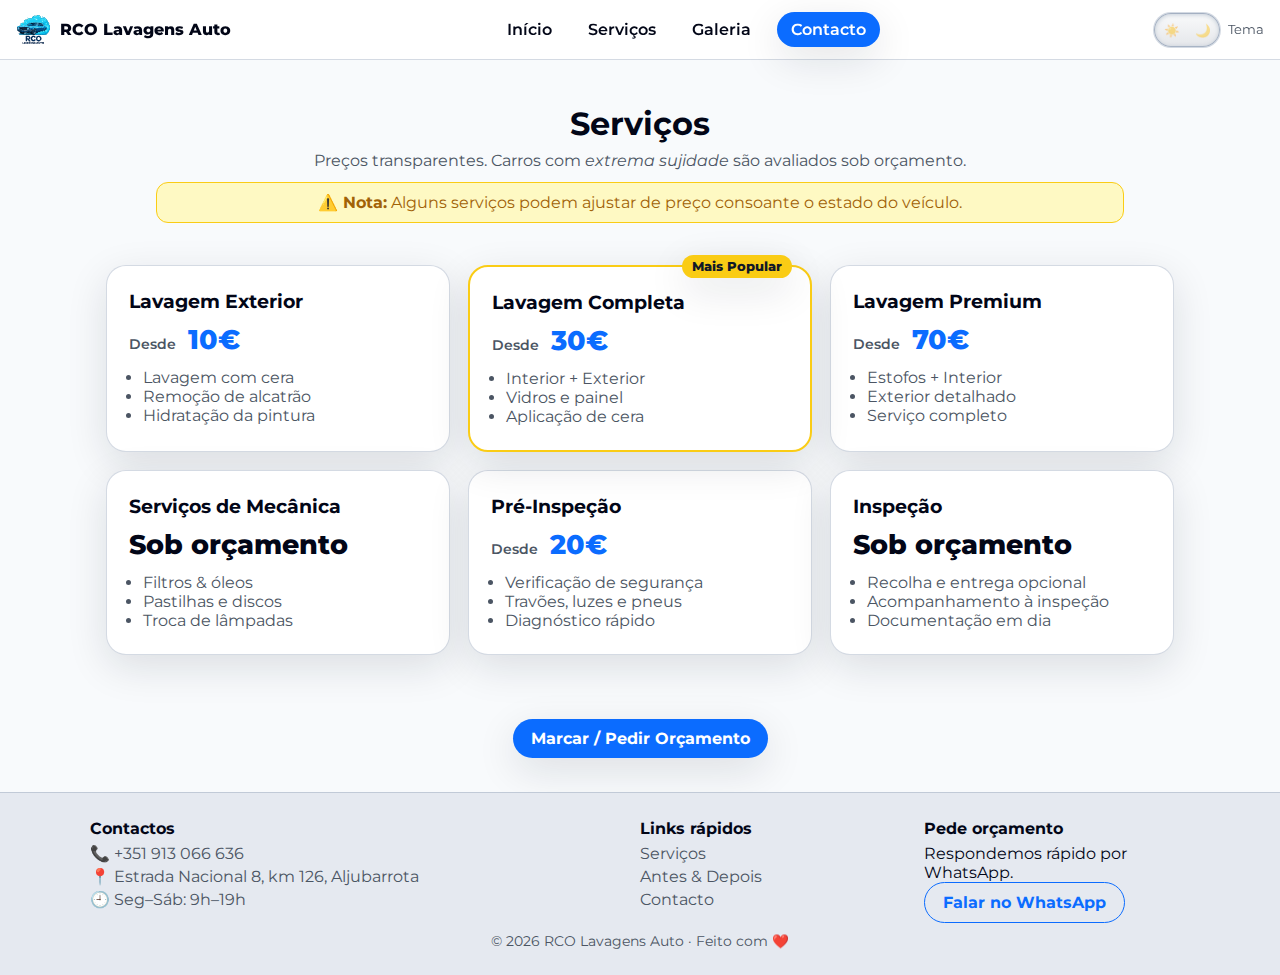
<file: V2/servicos.html>
<!DOCTYPE html>
<html lang="pt-PT">
<head>
  <meta charset="UTF-8" />
  <meta name="viewport" content="width=device-width, initial-scale=1" />
  <meta name="theme-color" content="#0b6cff" />
  <title>Serviços · RCO Lavagens Auto</title>
  <link rel="stylesheet" href="assets/css/style.css" />
  <link rel="preconnect" href="https://fonts.googleapis.com">
  <link rel="preconnect" href="https://fonts.gstatic.com" crossorigin>
  <link href="https://fonts.googleapis.com/css2?family=Montserrat:wght@400;600;800&display=swap" rel="stylesheet">
  <script defer src="assets/js/main.js"></script>
</head>
<body class="theme-auto layout">
  <header class="site-header">
    <button class="burger" id="burger" aria-label="Abrir menu" aria-controls="drawer" aria-expanded="false">
      <span></span><span></span><span></span>
    </button>
    <a class="brand" href="index.html" aria-label="RCO Lavagens Auto">
      <img src="assets/img/logo.svg" alt="RCO Lavagens Auto" />
      <span>RCO Lavagens Auto</span>
    </a>
    <nav class="nav desktop"><a href="index.html">Início</a><a href="servicos.html">Serviços</a><a href="galeria.html">Galeria</a><a href="contacto.html" class="btn">Contacto</a></nav>
    <label class="switch" title="Alternar tema">
      <input type="checkbox" id="themeSwitch" aria-label="Alternar tema">
      <span class="slider">
        <span class="i sun" aria-hidden="true">☀️</span>
        <span class="i moon" aria-hidden="true">🌙</span>
      </span>
      <span class="switch-label" aria-hidden="true">Tema</span>
    </label>
  </header>
  <main class="site-main">
    <section class="page-hero">
      <h1>Serviços</h1>
      <p>Preços transparentes. Carros com <em>extrema sujidade</em> são avaliados sob orçamento.</p>
      <div class="notice"><strong>⚠️ Nota:</strong> Alguns serviços podem ajustar de preço consoante o estado do veículo.</div>
    </section>

    <section class="pricing-grid">
      <article class="pcard">
        <h3>Lavagem Exterior</h3>
        <p class="price"><span>Desde</span> 10€</p>
        <ul><li>Lavagem com cera</li><li>Remoção de alcatrão</li><li>Hidratação da pintura</li></ul>
      </article>
      <article class="pcard featured">
        <div class="badge">Mais Popular</div>
        <h3>Lavagem Completa</h3>
        <p class="price"><span>Desde</span> 30€</p>
        <ul><li>Interior + Exterior</li><li>Vidros e painel</li><li>Aplicação de cera</li></ul>
      </article>
      <article class="pcard">
        <h3>Lavagem Premium</h3>
        <p class="price"><span>Desde</span> 70€</p>
        <ul><li>Estofos + Interior</li><li>Exterior detalhado</li><li>Serviço completo</li></ul>
      </article>
      <article class="pcard">
        <h3>Serviços de Mecânica</h3>
        <p class="price alt">Sob orçamento</p>
        <ul><li>Filtros & óleos</li><li>Pastilhas e discos</li><li>Troca de lâmpadas</li></ul>
      </article>
      <article class="pcard">
        <h3>Pré-Inspeção</h3>
        <p class="price"><span>Desde</span> 20€</p>
        <ul><li>Verificação de segurança</li><li>Travões, luzes e pneus</li><li>Diagnóstico rápido</li></ul>
      </article>
      <article class="pcard">
        <h3>Inspeção</h3>
        <p class="price alt">Sob orçamento</p>
        <ul><li>Recolha e entrega opcional</li><li>Acompanhamento à inspeção</li><li>Documentação em dia</li></ul>
      </article>
    </section>

    <section class="page-hero small">
      <a class="btn" href="https://wa.me/351913066636" target="_blank" rel="noopener">Marcar / Pedir Orçamento</a>
    </section>
  </main>
<footer class="site-footer">
    <div class="footer-inner">
      <div>
        <h4>Contactos</h4>
        <ul>
          <li>📞 <a href="tel:+351913066636">+351 913 066 636</a></li>
          <li>📍 Estrada Nacional 8, km 126, Aljubarrota</li>
          <li>🕘 Seg–Sáb: 9h–19h</li>
        </ul>
      </div>
      <div>
        <h4>Links rápidos</h4>
        <ul>
          <li></li>
          <li><a href="servicos.html">Serviços</a></li>
          <li><a href="galeria.html">Antes & Depois</a></li>
          <li><a href="contacto.html">Contacto</a></li>
        </ul>
      </div>
      <div class="footer-cta">
        <h4>Pede orçamento</h4>
        <p>Responde­mos rápido por WhatsApp.</p>
        <a class="btn btn-outline" href="https://wa.me/351913066636" target="_blank" rel="noopener">Falar no WhatsApp</a>
      </div>
    </div>
    <p class="copy">© <span id="year"></span> RCO Lavagens Auto · Feito com ❤️</p>
  </footer>
  <div class="bubbles" aria-hidden="true"></div>
</body>
</html>
</file>
<file: assets/css/style.css>
:root {
  --bg: #020617;
  --bg-soft: #020617;
  --text: #e5e7eb;
  --muted: #9ca3af;
  --brand: #0b6cff;
  --card: #020617;
  --surface: #020617;
  --shadow: 0 12px 40px rgba(0, 0, 0, .45);
  --radius: 18px;
}

.theme-light {
  --bg: #f8fafc;
  --bg-soft: #f8fafc;
  --text: #020617;
  --muted: #4b5563;
  --card: #ffffff;
  --surface: #ffffff;
  --shadow: 0 12px 40px rgba(15, 23, 42, .12);
}

* {
  box-sizing: border-box;
  margin: 0;
  padding: 0
}

html,
body {
  height: 100%
}

body {
  font-family: Montserrat, system-ui, -apple-system, Segoe UI, Roboto, Ubuntu, 'Helvetica Neue', Arial, sans-serif;
  background: var(--bg);
  color: var(--text);
}

body.layout {
  min-height: 100vh;
  display: flex;
  flex-direction: column
}

body.no-scroll{
  overflow:hidden;
}

.site-main {
  flex: 1;
  padding-top: 72px;
}

a {
  text-decoration: none;
  color: inherit
}

img {
  max-width: 100%;
  display: block
}

/* Header */
.site-header {
  position: fixed;
  top: 0;
  left: 0;
  right: 0;
  z-index: 100;
  display: flex;
  align-items: center;
  justify-content: space-between;
  gap: 10px;
  padding: 12px 16px;
  background: rgba(15, 23, 42, .9);
  backdrop-filter: blur(12px);
  border-bottom: 1px solid rgba(148, 163, 184, .35);
}

.theme-light .site-header {
  background: rgba(255, 255, 255, .9);
  border-color: rgba(148, 163, 184, .4);
}

.brand {
  display: flex;
  align-items: center;
  gap: 10px;
  font-weight: 800
}

.brand img {
  height: 34px
}

.brand span {
  display: none
}

@media(min-width:700px) {
  .brand span {
    display: inline
  }
}

.nav.desktop {
  display: flex;
  gap: 16px;
  align-items: center
}

.nav.desktop a {
  padding: 8px 10px;
  border-radius: 999px;
  font-weight: 600
}

.nav.desktop a.is-active:not(.btn) {
  background: rgba(148, 163, 184, .22);
  color: var(--text);
}

.drawer-nav a.is-active:not(.btn) {
  background: rgba(148, 163, 184, .18);
}

.nav.desktop a.btn {
  background: var(--brand);
  color: #fff;
  padding: 8px 14px;
  box-shadow: var(--shadow)
}

/* Burger + drawer */
.burger{
  display:flex;
  flex-direction:column;
  gap:5px;
  border:none;
  background:transparent;
  padding:6px;
  cursor:pointer;
  transition:transform .3s ease;
  z-index:110; /* acima do drawer */
}

.burger span{
  width:22px;
  height:2px;
  background:var(--text);
  border-radius:1px;
  transition:all .3s ease;
}

/* estado “ativo” (menu aberto) */
.burger.open span:nth-child(1){
  transform:translateY(7px) rotate(45deg);
}
.burger.open span:nth-child(2){
  opacity:0;
}
.burger.open span:nth-child(3){
  transform:translateY(-7px) rotate(-45deg);
}

.drawer {
  position: fixed;
  inset: 0 auto 0 0;
  width: 260px;
  background: var(--bg-soft);
  box-shadow: var(--shadow);
  transform: translateX(-100%);
  transition: transform .3s ease;
  z-index: 60;
  padding: 18px
}

.drawer.open {
  transform: translateX(0)
}

.drawer-nav {
  display: flex;
  flex-direction: column;
  gap: 10px
}

.drawer-nav a {
  padding: 10px 12px;
  border-radius: 12px
}

.scrim {
  position: fixed;
  inset: 0;
  background: rgba(0, 0, 0, .55);
  backdrop-filter: blur(2px);
  opacity: 0;
  pointer-events: none;
  transition: .2s;
  z-index: 55
}

.scrim.show {
  opacity: 1;
  pointer-events: auto
}

/* Switch */
.switch {
  --w: 66px;
  --h: 34px;
  --p: 3px;
  position: relative;
  display: inline-flex;
  align-items: center;
  margin-left: 8px
}

.switch input {
  position: absolute;
  opacity: 0;
  width: var(--w);
  height: var(--h);
  margin: 0
}

.switch .slider {
  position: relative;
  display: inline-flex;
  align-items: center;
  justify-content: center;
  width: var(--w);
  height: var(--h);
  border-radius: 999px;
  background: linear-gradient(180deg, rgba(255, 255, 255, .06), rgba(15, 23, 42, .9));
  border: 1px solid rgba(148, 163, 184, .6);
  box-shadow: inset 0 2px 6px rgba(0, 0, 0, .5);
}

.theme-light .switch .slider {
  background: linear-gradient(180deg, #f9fafb, #e5e7eb);
  border-color: rgba(148, 163, 184, .8);
  box-shadow: inset 0 1px 4px rgba(148, 163, 184, .6)
}

.switch .slider::after {
  content: "";
  position: absolute;
  top: var(--p);
  left: var(--p);
  width: calc(var(--h)-var(--p)*2);
  height: calc(var(--h)-var(--p)*2);
  border-radius: 50%;
  background: radial-gradient(circle at 30% 30%, #ffffff, #dbeafe);
  box-shadow: 0 4px 10px rgba(0, 0, 0, .4);
  transform: translateX(0);
  transition: transform .24s cubic-bezier(.2, .8, .2, 1), background .24s;
}

.switch .i {
  position: absolute;
  top: 50%;
  transform: translateY(-50%) scale(.9);
  font-size: 14px;
  opacity: .5;
  pointer-events: none
}

.switch .sun {
  left: 8px
}

.switch .moon {
  right: 8px
}

.switch input:checked+.slider::after {
  transform: translateX(calc(var(--w)-var(--h)));
  background: radial-gradient(circle at 30% 30%, #fff7d6, #fed24a);
}

.switch input:checked+.slider .moon {
  opacity: .95;
  transform: translateY(-50%) scale(1)
}

.switch input:checked+.slider .sun {
  opacity: .4;
  transform: translateY(-50%) scale(.8)
}

.switch-label {
  position: absolute;
  left: -9999px
}

/* Layout sections */
.hero {
  max-width: 1100px;
  margin: 0 auto;
  padding: 40px 16px 32px;
  display: grid;
  grid-template-columns: 1.1fr .9fr;
  gap: 28px;
  align-items: center
}

.hero h1 {
  font-size: clamp(26px, 3.4vw, 44px);
  line-height: 1.05;
  margin-bottom: 10px
}

.hero p {
  color: var(--muted);
  margin-bottom: 14px
}

.hero-cta {
  display: flex;
  gap: 12px;
  flex-wrap: wrap;
  margin-bottom: 10px
}

.btn {
  border: none;
  background: var(--brand);
  color: #fff;
  border-radius: 999px;
  padding: 10px 18px;
  font-weight: 700;
  cursor: pointer;
  box-shadow: var(--shadow);
  display: inline-flex;
  align-items: center;
  gap: 6px
}

.btn-outline {
  background: transparent;
  color: var(--brand);
  border: 1px solid var(--brand);
  box-shadow: none
}

.badges {
  display: flex;
  flex-wrap: wrap;
  gap: 10px;
  list-style: none;
  color: var(--muted);
  font-size: .9rem
}

.page-hero {
  max-width: 1000px;
  margin: 0 auto;
  padding: 32px 16px 16px;
  text-align: center
}

.page-hero.small {
  padding: 24px 16px 10px
}

.page-hero p {
  color: var(--muted);
  margin-top: 8px
}

/* Pricing cards */
.notice {
  max-width: 1000px;
  margin: 12px auto 18px;
  background: #fde68a22;
  border: 1px solid #facc15;
  color: #f59e0b;
  padding: 10px 14px;
  border-radius: 12px
}

.theme-light .notice {
  background: #fef9c3;
  border-color: #facc15;
  color: #a16207
}

.pricing-grid {
  max-width: 1100px;
  margin: 0 auto;
  padding: 8px 16px 40px;
  display: grid;
  grid-template-columns: repeat(3, 1fr);
  gap: 18px
}

.pcard {
  background: var(--card);
  border-radius: 20px;
  box-shadow: var(--shadow);
  padding: 24px 22px;
  border: 1px solid rgba(15, 23, 42, .5)
}

.theme-light .pcard {
  border-color: rgba(148, 163, 184, .4)
}

.pcard h3 {
  margin-bottom: 4px
}

.pcard .price {
  font-weight: 800;
  font-size: 1.7rem;
  color: #0b6cff;
  margin: 10px 0 12px
}

.pcard .price span {
  font-size: .9rem;
  font-weight: 600;
  color: var(--muted);
  margin-right: 4px
}

.pcard .price.alt {
  color: #e5e7eb
}

.theme-light .pcard .price.alt {
  color: #020617
}

.pcard ul {
  margin-left: 14px;
  color: var(--muted)
}

.pcard.featured {
  border: 2px solid #facc15;
  position: relative
}

.pcard .badge {
  position: absolute;
  top: -12px;
  right: 18px;
  background: #facc15;
  color: #111827;
  font-weight: 800;
  font-size: .8rem;
  padding: 4px 10px;
  border-radius: 999px;
  box-shadow: var(--shadow)
}

/* Gallery */
.gallery-grid {
  max-width: 1100px;
  margin: 0 auto;
  padding: 8px 16px 40px;
  display: grid;
  grid-template-columns: repeat(3, 1fr);
  gap: 10px
}

.gallery-grid img {
  width: 100%;
  height: 300px;
  object-fit: cover;
  border-radius: 14px;
  box-shadow: var(--shadow);
  cursor: pointer;
  transition: transform .2s
}

.gallery-grid img:hover {
  transform: translateY(-2px)
}

.lightbox{
  position:fixed;
  inset:0;
  background:rgba(0,0,0,.88);
  display:none;
  align-items:center;
  justify-content:center;
  z-index:200; /* passa por cima da top bar */
}

.lightbox.show {
  display: flex
}

.lb-img {
  max-width: 92vw;
  max-height: 86vh;
  border-radius: 12px;
  box-shadow: 0 24px 60px rgba(0, 0, 0, .8)
}

.lb-close,
.lb-prev,
.lb-next {
  position: absolute;
  background: rgba(15, 23, 42, .8);
  border: none;
  color: #fff;
  font-size: 26px;
  width: 42px;
  height: 42px;
  border-radius: 999px;
  display: grid;
  place-items: center;
  cursor: pointer
}

.lb-close {
  top: 18px;
  right: 18px
}

.lb-prev {
  left: 24px
}

.lb-next {
  right: 24px
}

.lb-prev,
.lb-next {
  font-size: 30px
}

/* Contact */
.grid-2 {
  max-width: 1100px;
  margin: 0 auto;
  padding: 16px;
  display: grid;
  grid-template-columns: 1.1fr .9fr;
  gap: 18px;
    align-items:stretch;      /* força os items a ocupar a linha toda */
}

.grid-2 > .card{
  height:100%;              /* cada card ocupa 100% da célula */
}

.card {
  background: var(--card);
  border-radius: 20px;
  box-shadow: var(--shadow);
  padding: 22px;
  border: 1px solid rgba(15, 23, 42, .5)
}

.theme-light .card {
  border-color: rgba(148, 163, 184, .4)
}

.form .fields {
  display: grid;
  grid-template-columns: 1fr 1fr;
  gap: 12px
}

.form .fields{
  display:flex;
  flex-direction:column;
  gap:14px;
}

.form label{
  display:flex;
  flex-direction:column;
  gap:4px;
  font-size:.9rem;
  font-weight:600;
}

input, select, textarea{
  border-radius:12px;
  border:1px solid rgba(148,163,184,.6);
  padding:12px 14px;
  background:var(--surface);
  color:var(--text);
  font-size:1rem;
}

textarea{
  resize:vertical;
  min-height:140px;
}

button[type="submit"] {
  width:100%;
  justify-content:center;
  margin-top: 15px;
}

.form label {
  display: flex;
  flex-direction: column;
  gap: 4px;
  font-size: .9rem;
  font-weight: 600
}

input,
select,
textarea {
  border-radius: 12px;
  border: 1px solid rgba(148, 163, 184, .6);
  padding: 10px 12px;
  background: var(--surface);
  color: var(--text)
}

textarea {
  resize: vertical;
  min-height: 120px
}

.form-note {
  font-size: .85rem;
  color: var(--muted);
  margin-top: 6px
}

.info .map-embed{
  margin-top:10px;
  border-radius:14px;
  overflow:hidden;
  flex:1;
  display:flex;
}

.info iframe{
  width:100%;
  height: 350px;
  border:0;
}

/* Footer */
.site-footer {
  margin-top: 24px;
  padding: 26px 16px;
  background: rgba(15, 23, 42, .95);
  border-top: 1px solid rgba(148, 163, 184, .45)
}

.theme-light .site-footer {
  background: #e5e9f0
}

.footer-inner {
  max-width: 1100px;
  margin: 0 auto;
  display: grid;
  grid-template-columns: 2fr 1fr 1fr;
  gap: 18px
}

.footer-inner h4 {
  margin-bottom: 6px
}

.footer-inner ul {
  list-style: none;
  color: var(--muted)
}

.footer-inner li {
  margin: 4px 0
}

.copy {
  text-align: center;
  margin-top: 10px;
  color: var(--muted);
  font-size: .85rem
}

/* Bubbles background */
.bubbles {
  position: fixed;
  inset: auto -30vw -30vh -30vw;
  pointer-events: none;
  background:
    radial-gradient(120px 120px at 10% 0%, rgba(59, 130, 246, .2), transparent 60%),
    radial-gradient(90px 90px at 60% -10%, rgba(59, 130, 246, .25), transparent 60%),
    radial-gradient(120px 120px at 90% 0%, rgba(37, 99, 235, .25), transparent 60%);
  opacity: .5;
  filter: blur(16px);
  z-index: -1
}

/* Reveal */
.reveal {
  opacity: 0;
  transform: translateY(16px);
  transition: all .6s ease
}

.reveal.visible {
  opacity: 1;
  transform: none
}

/* Responsive */
@media(max-width:960px) {
  .nav.desktop {
    display: none
  }

  .burger {
    display: flex
  }

  .hero {
    grid-template-columns: 1fr
  }

  .grid-2 {
    grid-template-columns: 1fr
  }

  .form .fields {
    grid-template-columns: 1fr
  }

  .footer-inner {
    grid-template-columns: 1fr 1fr
  }

  .pricing-grid {
    grid-template-columns: 1fr 1fr
  }

  .gallery-grid {
    grid-template-columns: 1fr
  }
}

@media(max-width:640px) {
  .hero {
    padding-top: 28px
  }

  .pricing-grid {
    grid-template-columns: 1fr
  }

  .gallery-grid {
    grid-template-columns: 1fr 1fr
  }

  .footer-inner {
    grid-template-columns: 1fr
  }

  .lb-prev {
    left: 10px
  }

  .lb-next {
    right: 10px
  }
}

/* v8: switch label visível */
.switch-label {
  position: static;
  margin-left: 8px;
  font-size: .8rem;
  color: var(--muted);
}

/* v8: realçar knob e ícones */
.switch .slider {
  box-shadow: inset 0 2px 6px rgba(0, 0, 0, .35), 0 0 0 1px rgba(148, 163, 184, .5);
}

.theme-light .switch .slider {
  box-shadow: inset 0 1px 4px rgba(148, 163, 184, .5), 0 0 0 1px rgba(148, 163, 184, .4);
}

.theme-toggle {
  margin-left: 12px;
  border-radius: 999px;
  border: 1px solid rgba(148, 163, 184, .6);
  background: rgba(15, 23, 42, .9);
  padding: 6px 10px;
  display: inline-flex;
  align-items: center;
  justify-content: center;
  font-size: 18px;
  cursor: pointer;
  box-shadow: 0 6px 18px rgba(0, 0, 0, .45);
}

.theme-light .theme-toggle {
  background: #e5e9f0;
  border-color: rgba(148, 163, 184, .9);
  box-shadow: 0 4px 12px rgba(148, 163, 184, .55);
}

.theme-toggle:focus-visible {
  outline: 2px solid var(--brand);
  outline-offset: 2px;
}

/* Cookie banner */
.cookie-banner{
  position:fixed;
  bottom:0;
  left:0;
  right:0;
  background:rgba(15,23,42,.95);
  color:#fff;
  display:flex;
  justify-content:space-between;
  align-items:center;
  padding:14px 22px;
  z-index:300;
  flex-wrap:wrap;
  gap:10px;
  box-shadow:0 -2px 8px rgba(0,0,0,.4);
  font-size:.95rem;
}

.cookie-banner p{
  margin:0;
  flex:1;
  min-width:220px;
}

.cookie-banner button{
  background:var(--brand);
  color:#fff;
  border:none;
  border-radius:8px;
  padding:8px 14px;
  font-weight:600;
  cursor:pointer;
  transition:background .2s;
}

.cookie-banner button:hover{
  background:#0b6cffcc;
}

.cookie-banner.hide{
  display:none;
}

.theme-light .cookie-banner{
  background:#fff;
  color:#111;
  border-top:1px solid rgba(148,163,184,.4);
}
</file>
<file: V2/assets/css/style.css>
:root {
  --bg: #020617;
  --bg-soft: #020617;
  --text: #e5e7eb;
  --muted: #9ca3af;
  --brand: #0b6cff;
  --card: #020617;
  --surface: #020617;
  --shadow: 0 12px 40px rgba(0, 0, 0, .45);
  --radius: 18px;
}

.theme-light {
  --bg: #f8fafc;
  --bg-soft: #f8fafc;
  --text: #020617;
  --muted: #4b5563;
  --card: #ffffff;
  --surface: #ffffff;
  --shadow: 0 12px 40px rgba(15, 23, 42, .12);
}

* {
  box-sizing: border-box;
  margin: 0;
  padding: 0
}

html,
body {
  height: 100%
}

body {
  font-family: Montserrat, system-ui, -apple-system, Segoe UI, Roboto, Ubuntu, 'Helvetica Neue', Arial, sans-serif;
  background: var(--bg);
  color: var(--text);
}

body.layout {
  min-height: 100vh;
  display: flex;
  flex-direction: column
}

body.no-scroll{
  overflow:hidden;
}

.site-main {
  flex: 1;
  padding-top: 72px;
}

a {
  text-decoration: none;
  color: inherit
}

img {
  max-width: 100%;
  display: block
}

/* Header */
.site-header {
  position: fixed;
  top: 0;
  left: 0;
  right: 0;
  z-index: 100;
  display: flex;
  align-items: center;
  justify-content: space-between;
  gap: 10px;
  padding: 12px 16px;
  background: rgba(15, 23, 42, .9);
  backdrop-filter: blur(12px);
  border-bottom: 1px solid rgba(148, 163, 184, .35);
}

.theme-light .site-header {
  background: rgba(255, 255, 255, .9);
  border-color: rgba(148, 163, 184, .4);
}

.brand {
  display: flex;
  align-items: center;
  gap: 10px;
  font-weight: 800
}

.brand img {
  height: 34px
}

.brand span {
  display: none
}

@media(min-width:700px) {
  .brand span {
    display: inline
  }
}

.nav.desktop {
  display: flex;
  gap: 16px;
  align-items: center
}

.nav.desktop a {
  padding: 8px 10px;
  border-radius: 999px;
  font-weight: 600
}

.nav.desktop a.is-active:not(.btn) {
  background: rgba(148, 163, 184, .22);
  color: var(--text);
}

.drawer-nav a.is-active:not(.btn) {
  background: rgba(148, 163, 184, .18);
}

.nav.desktop a.btn {
  background: var(--brand);
  color: #fff;
  padding: 8px 14px;
  box-shadow: var(--shadow)
}

/* Burger + drawer */
.burger {
  display: none;
  flex-direction: column;
  gap: 4px;
  border: none;
  background: transparent;
  padding: 6px
}

.burger span {
  width: 20px;
  height: 2px;
  background: var(--text);
  border-radius: 2px;
  transition: .25s
}

.drawer {
  position: fixed;
  inset: 0 auto 0 0;
  width: 260px;
  background: var(--bg-soft);
  box-shadow: var(--shadow);
  transform: translateX(-100%);
  transition: transform .3s ease;
  z-index: 60;
  padding: 18px
}

.drawer.open {
  transform: translateX(0)
}

.drawer-nav {
  display: flex;
  flex-direction: column;
  gap: 10px
}

.drawer-nav a {
  padding: 10px 12px;
  border-radius: 12px
}

.scrim {
  position: fixed;
  inset: 0;
  background: rgba(0, 0, 0, .55);
  backdrop-filter: blur(2px);
  opacity: 0;
  pointer-events: none;
  transition: .2s;
  z-index: 55
}

.scrim.show {
  opacity: 1;
  pointer-events: auto
}

/* Switch */
.switch {
  --w: 66px;
  --h: 34px;
  --p: 3px;
  position: relative;
  display: inline-flex;
  align-items: center;
  margin-left: 8px
}

.switch input {
  position: absolute;
  opacity: 0;
  width: var(--w);
  height: var(--h);
  margin: 0
}

.switch .slider {
  position: relative;
  display: inline-flex;
  align-items: center;
  justify-content: center;
  width: var(--w);
  height: var(--h);
  border-radius: 999px;
  background: linear-gradient(180deg, rgba(255, 255, 255, .06), rgba(15, 23, 42, .9));
  border: 1px solid rgba(148, 163, 184, .6);
  box-shadow: inset 0 2px 6px rgba(0, 0, 0, .5);
}

.theme-light .switch .slider {
  background: linear-gradient(180deg, #f9fafb, #e5e7eb);
  border-color: rgba(148, 163, 184, .8);
  box-shadow: inset 0 1px 4px rgba(148, 163, 184, .6)
}

.switch .slider::after {
  content: "";
  position: absolute;
  top: var(--p);
  left: var(--p);
  width: calc(var(--h)-var(--p)*2);
  height: calc(var(--h)-var(--p)*2);
  border-radius: 50%;
  background: radial-gradient(circle at 30% 30%, #ffffff, #dbeafe);
  box-shadow: 0 4px 10px rgba(0, 0, 0, .4);
  transform: translateX(0);
  transition: transform .24s cubic-bezier(.2, .8, .2, 1), background .24s;
}

.switch .i {
  position: absolute;
  top: 50%;
  transform: translateY(-50%) scale(.9);
  font-size: 14px;
  opacity: .5;
  pointer-events: none
}

.switch .sun {
  left: 8px
}

.switch .moon {
  right: 8px
}

.switch input:checked+.slider::after {
  transform: translateX(calc(var(--w)-var(--h)));
  background: radial-gradient(circle at 30% 30%, #fff7d6, #fed24a);
}

.switch input:checked+.slider .moon {
  opacity: .95;
  transform: translateY(-50%) scale(1)
}

.switch input:checked+.slider .sun {
  opacity: .4;
  transform: translateY(-50%) scale(.8)
}

.switch-label {
  position: absolute;
  left: -9999px
}

/* Layout sections */
.hero {
  max-width: 1100px;
  margin: 0 auto;
  padding: 40px 16px 32px;
  display: grid;
  grid-template-columns: 1.1fr .9fr;
  gap: 28px;
  align-items: center
}

.hero h1 {
  font-size: clamp(26px, 3.4vw, 44px);
  line-height: 1.05;
  margin-bottom: 10px
}

.hero p {
  color: var(--muted);
  margin-bottom: 14px
}

.hero-cta {
  display: flex;
  gap: 12px;
  flex-wrap: wrap;
  margin-bottom: 10px
}

.btn {
  border: none;
  background: var(--brand);
  color: #fff;
  border-radius: 999px;
  padding: 10px 18px;
  font-weight: 700;
  cursor: pointer;
  box-shadow: var(--shadow);
  display: inline-flex;
  align-items: center;
  gap: 6px
}

.btn-outline {
  background: transparent;
  color: var(--brand);
  border: 1px solid var(--brand);
  box-shadow: none
}

.badges {
  display: flex;
  flex-wrap: wrap;
  gap: 10px;
  list-style: none;
  color: var(--muted);
  font-size: .9rem
}

.page-hero {
  max-width: 1000px;
  margin: 0 auto;
  padding: 32px 16px 16px;
  text-align: center
}

.page-hero.small {
  padding: 24px 16px 10px
}

.page-hero p {
  color: var(--muted);
  margin-top: 8px
}

/* Pricing cards */
.notice {
  max-width: 1000px;
  margin: 12px auto 18px;
  background: #fde68a22;
  border: 1px solid #facc15;
  color: #f59e0b;
  padding: 10px 14px;
  border-radius: 12px
}

.theme-light .notice {
  background: #fef9c3;
  border-color: #facc15;
  color: #a16207
}

.pricing-grid {
  max-width: 1100px;
  margin: 0 auto;
  padding: 8px 16px 40px;
  display: grid;
  grid-template-columns: repeat(3, 1fr);
  gap: 18px
}

.pcard {
  background: var(--card);
  border-radius: 20px;
  box-shadow: var(--shadow);
  padding: 24px 22px;
  border: 1px solid rgba(15, 23, 42, .5)
}

.theme-light .pcard {
  border-color: rgba(148, 163, 184, .4)
}

.pcard h3 {
  margin-bottom: 4px
}

.pcard .price {
  font-weight: 800;
  font-size: 1.7rem;
  color: #0b6cff;
  margin: 10px 0 12px
}

.pcard .price span {
  font-size: .9rem;
  font-weight: 600;
  color: var(--muted);
  margin-right: 4px
}

.pcard .price.alt {
  color: #e5e7eb
}

.theme-light .pcard .price.alt {
  color: #020617
}

.pcard ul {
  margin-left: 14px;
  color: var(--muted)
}

.pcard.featured {
  border: 2px solid #facc15;
  position: relative
}

.pcard .badge {
  position: absolute;
  top: -12px;
  right: 18px;
  background: #facc15;
  color: #111827;
  font-weight: 800;
  font-size: .8rem;
  padding: 4px 10px;
  border-radius: 999px;
  box-shadow: var(--shadow)
}

/* Gallery */
.gallery-grid {
  max-width: 1100px;
  margin: 0 auto;
  padding: 8px 16px 40px;
  display: grid;
  grid-template-columns: repeat(3, 1fr);
  gap: 10px
}

.gallery-grid img {
  width: 100%;
  height: 300px;
  object-fit: cover;
  border-radius: 14px;
  box-shadow: var(--shadow);
  cursor: pointer;
  transition: transform .2s
}

.gallery-grid img:hover {
  transform: translateY(-2px)
}

.lightbox{
  position:fixed;
  inset:0;
  background:rgba(0,0,0,.88);
  display:none;
  align-items:center;
  justify-content:center;
  z-index:200; /* passa por cima da top bar */
}

.lightbox.show {
  display: flex
}

.lb-img {
  max-width: 92vw;
  max-height: 86vh;
  border-radius: 12px;
  box-shadow: 0 24px 60px rgba(0, 0, 0, .8)
}

.lb-close,
.lb-prev,
.lb-next {
  position: absolute;
  background: rgba(15, 23, 42, .8);
  border: none;
  color: #fff;
  font-size: 26px;
  width: 42px;
  height: 42px;
  border-radius: 999px;
  display: grid;
  place-items: center;
  cursor: pointer
}

.lb-close {
  top: 18px;
  right: 18px
}

.lb-prev {
  left: 24px
}

.lb-next {
  right: 24px
}

.lb-prev,
.lb-next {
  font-size: 30px
}

/* Contact */
.grid-2 {
  max-width: 1100px;
  margin: 0 auto;
  padding: 16px;
  display: grid;
  grid-template-columns: 1.1fr .9fr;
  gap: 18px;
    align-items:stretch;      /* força os items a ocupar a linha toda */
}

.grid-2 > .card{
  height:100%;              /* cada card ocupa 100% da célula */
}

.card {
  background: var(--card);
  border-radius: 20px;
  box-shadow: var(--shadow);
  padding: 22px;
  border: 1px solid rgba(15, 23, 42, .5)
}

.theme-light .card {
  border-color: rgba(148, 163, 184, .4)
}

.form .fields {
  display: grid;
  grid-template-columns: 1fr 1fr;
  gap: 12px
}

.form .fields{
  display:flex;
  flex-direction:column;
  gap:14px;
}

.form label{
  display:flex;
  flex-direction:column;
  gap:4px;
  font-size:.9rem;
  font-weight:600;
}

input, select, textarea{
  border-radius:12px;
  border:1px solid rgba(148,163,184,.6);
  padding:12px 14px;
  background:var(--surface);
  color:var(--text);
  font-size:1rem;
}

textarea{
  resize:vertical;
  min-height:140px;
}

button[type="submit"] {
  width:100%;
  justify-content:center;
  margin-top: 15px;
}

.form label {
  display: flex;
  flex-direction: column;
  gap: 4px;
  font-size: .9rem;
  font-weight: 600
}

input,
select,
textarea {
  border-radius: 12px;
  border: 1px solid rgba(148, 163, 184, .6);
  padding: 10px 12px;
  background: var(--surface);
  color: var(--text)
}

textarea {
  resize: vertical;
  min-height: 120px
}

.form-note {
  font-size: .85rem;
  color: var(--muted);
  margin-top: 6px
}

.info .map-embed{
  margin-top:10px;
  border-radius:14px;
  overflow:hidden;
  flex:1;
  display:flex;
}

.info iframe{
  width:100%;
  height: 350px;
  border:0;
}

/* Footer */
.site-footer {
  margin-top: 24px;
  padding: 26px 16px;
  background: rgba(15, 23, 42, .95);
  border-top: 1px solid rgba(148, 163, 184, .45)
}

.theme-light .site-footer {
  background: #e5e9f0
}

.footer-inner {
  max-width: 1100px;
  margin: 0 auto;
  display: grid;
  grid-template-columns: 2fr 1fr 1fr;
  gap: 18px
}

.footer-inner h4 {
  margin-bottom: 6px
}

.footer-inner ul {
  list-style: none;
  color: var(--muted)
}

.footer-inner li {
  margin: 4px 0
}

.copy {
  text-align: center;
  margin-top: 10px;
  color: var(--muted);
  font-size: .85rem
}

/* Bubbles background */
.bubbles {
  position: fixed;
  inset: auto -30vw -30vh -30vw;
  pointer-events: none;
  background:
    radial-gradient(120px 120px at 10% 0%, rgba(59, 130, 246, .2), transparent 60%),
    radial-gradient(90px 90px at 60% -10%, rgba(59, 130, 246, .25), transparent 60%),
    radial-gradient(120px 120px at 90% 0%, rgba(37, 99, 235, .25), transparent 60%);
  opacity: .5;
  filter: blur(16px);
  z-index: -1
}

/* Reveal */
.reveal {
  opacity: 0;
  transform: translateY(16px);
  transition: all .6s ease
}

.reveal.visible {
  opacity: 1;
  transform: none
}

/* Responsive */
@media(max-width:960px) {
  .nav.desktop {
    display: none
  }

  .burger {
    display: flex
  }

  .hero {
    grid-template-columns: 1fr
  }

  .grid-2 {
    grid-template-columns: 1fr
  }

  .form .fields {
    grid-template-columns: 1fr
  }

  .footer-inner {
    grid-template-columns: 1fr 1fr
  }

  .pricing-grid {
    grid-template-columns: 1fr 1fr
  }

  .gallery-grid {
    grid-template-columns: 1fr
  }
}

@media(max-width:640px) {
  .hero {
    padding-top: 28px
  }

  .pricing-grid {
    grid-template-columns: 1fr
  }

  .gallery-grid {
    grid-template-columns: 1fr 1fr
  }

  .footer-inner {
    grid-template-columns: 1fr
  }

  .lb-prev {
    left: 10px
  }

  .lb-next {
    right: 10px
  }
}

/* v8: switch label visível */
.switch-label {
  position: static;
  margin-left: 8px;
  font-size: .8rem;
  color: var(--muted);
}

/* v8: realçar knob e ícones */
.switch .slider {
  box-shadow: inset 0 2px 6px rgba(0, 0, 0, .35), 0 0 0 1px rgba(148, 163, 184, .5);
}

.theme-light .switch .slider {
  box-shadow: inset 0 1px 4px rgba(148, 163, 184, .5), 0 0 0 1px rgba(148, 163, 184, .4);
}

.theme-toggle {
  margin-left: 12px;
  border-radius: 999px;
  border: 1px solid rgba(148, 163, 184, .6);
  background: rgba(15, 23, 42, .9);
  padding: 6px 10px;
  display: inline-flex;
  align-items: center;
  justify-content: center;
  font-size: 18px;
  cursor: pointer;
  box-shadow: 0 6px 18px rgba(0, 0, 0, .45);
}

.theme-light .theme-toggle {
  background: #e5e9f0;
  border-color: rgba(148, 163, 184, .9);
  box-shadow: 0 4px 12px rgba(148, 163, 184, .55);
}

.theme-toggle:focus-visible {
  outline: 2px solid var(--brand);
  outline-offset: 2px;
}
</file>
